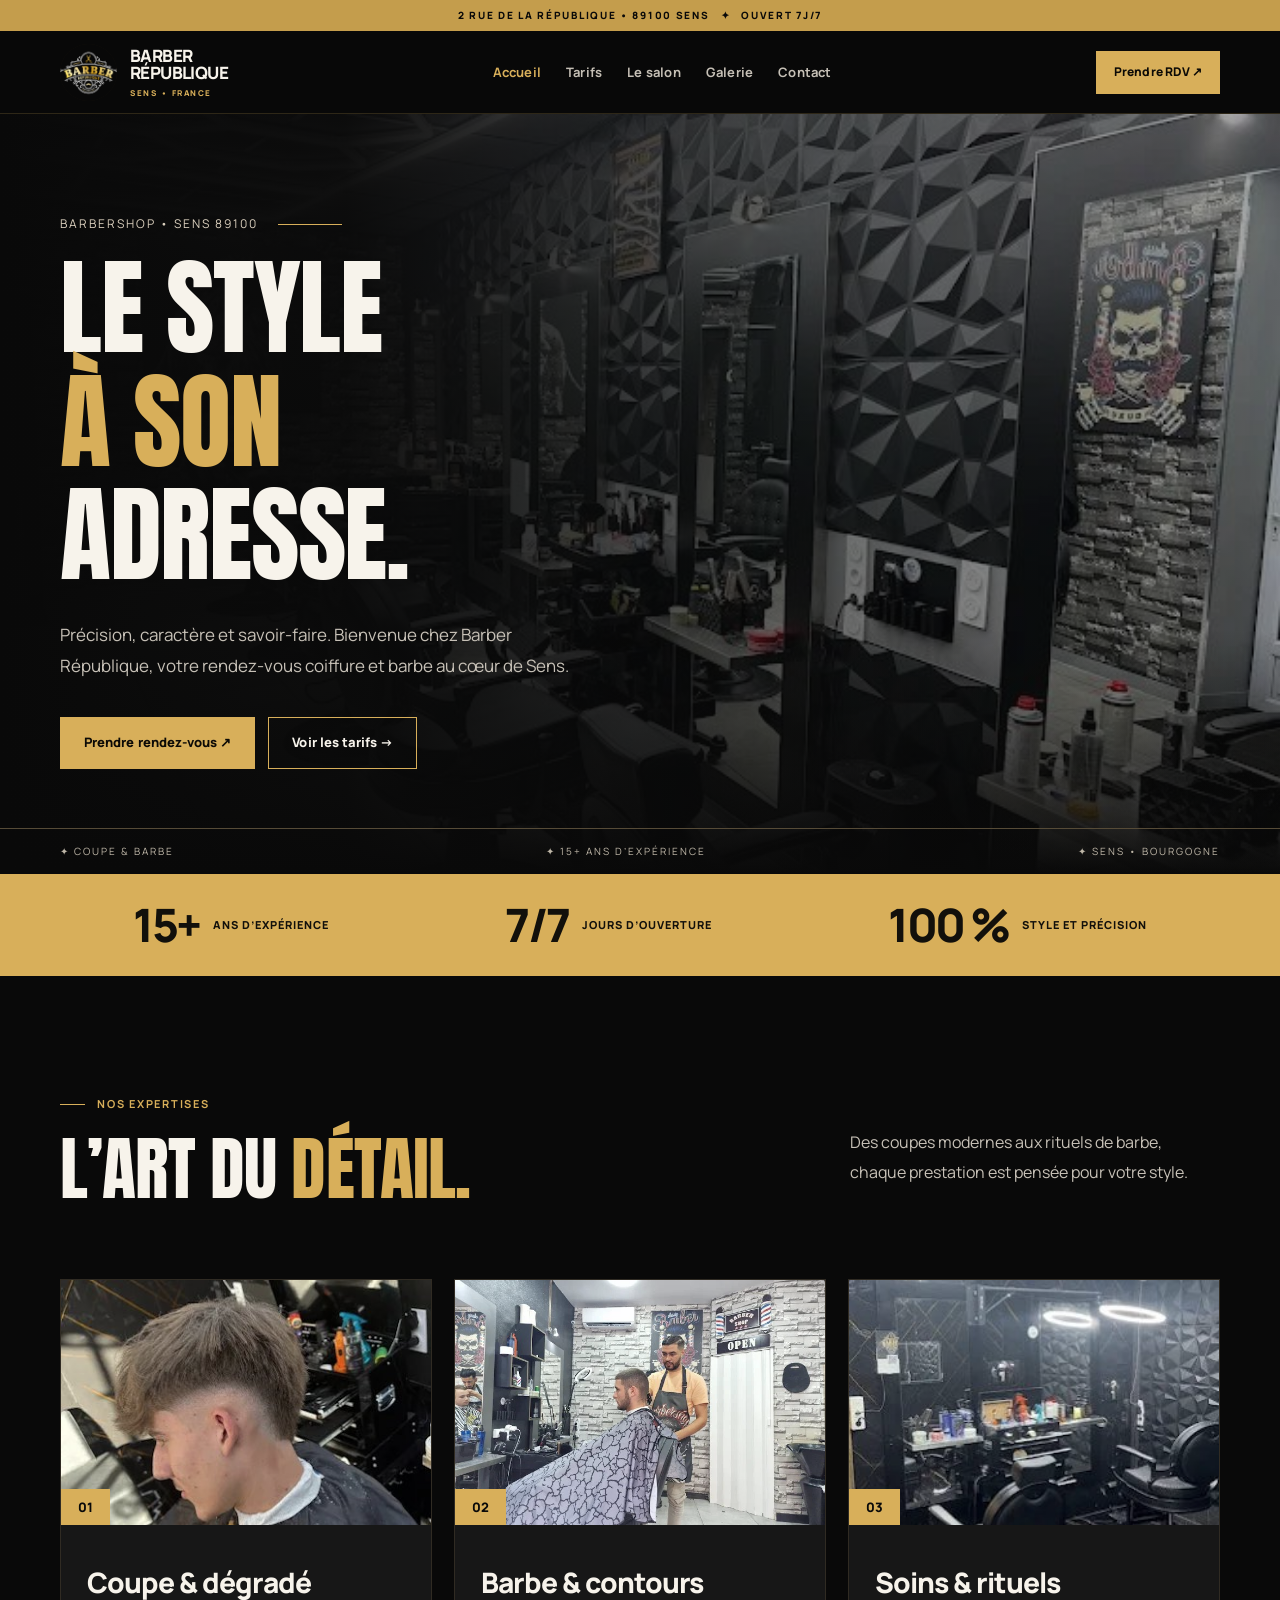
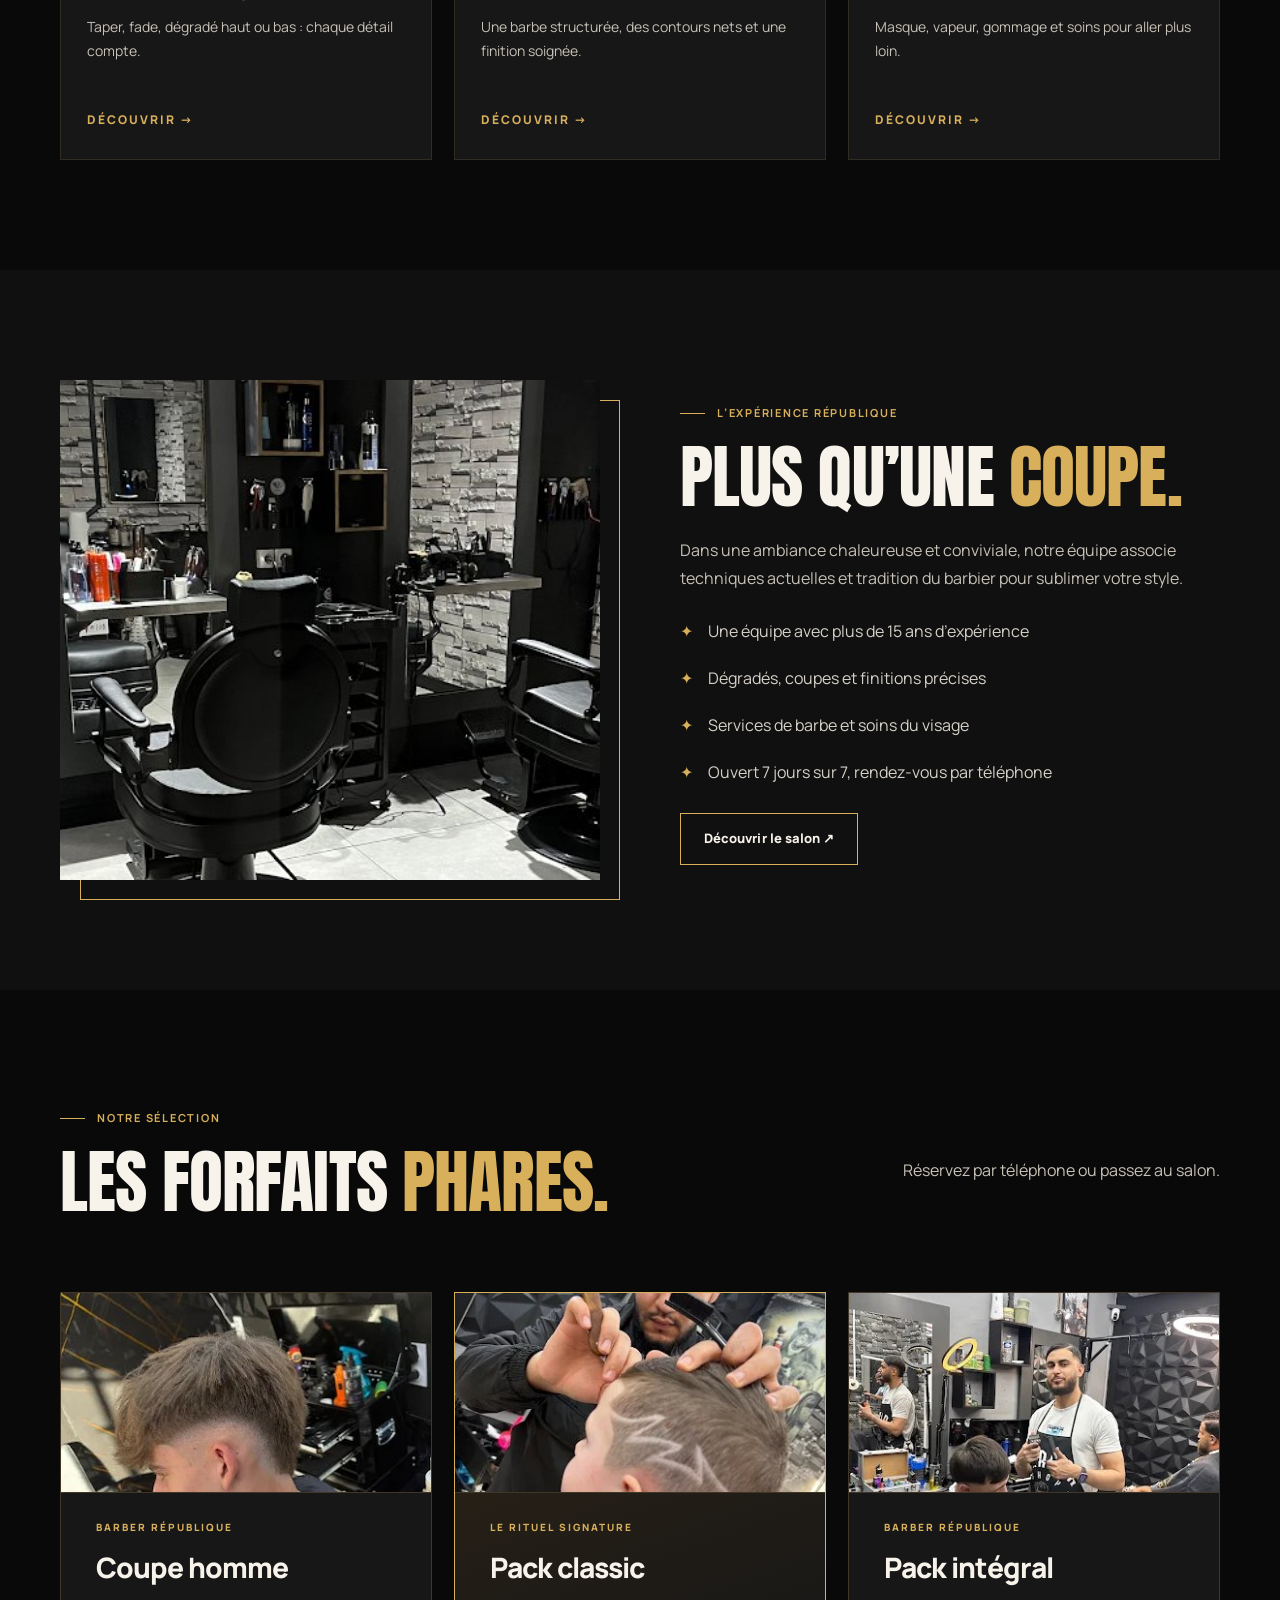
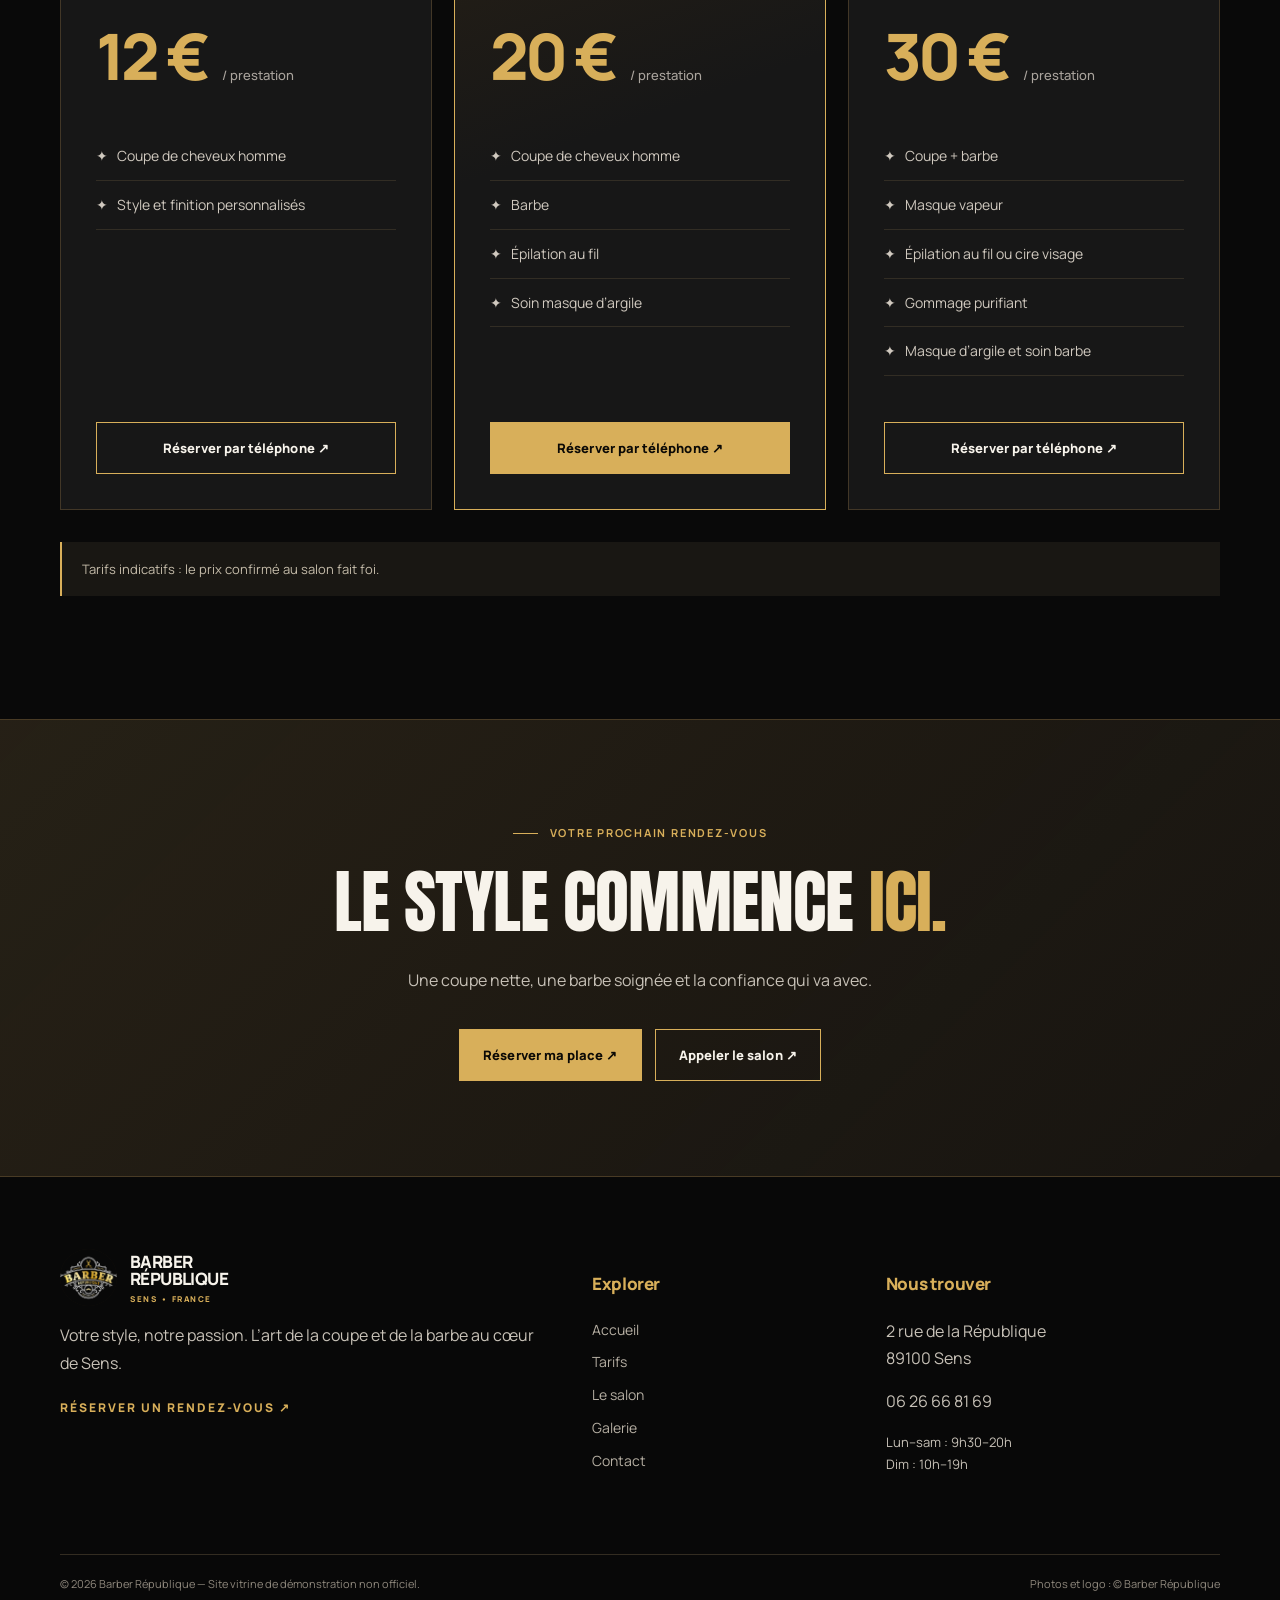
<file: index.html>
<!doctype html><html lang="fr"><head><meta charset="utf-8"><meta name="viewport" content="width=device-width,initial-scale=1"><meta name="format-detection" content="telephone=no"><meta name="theme-color" content="#090909"><meta name="description" content="Barber République à Sens : coupes homme, barbe, soins du visage, ouvert 7j/7 au 2 rue de la République."><title>Accueil | Barber République Sens</title><link rel="icon" href="images/logo.png"><link rel="preconnect" href="https://fonts.googleapis.com"><link rel="stylesheet" href="styles.css"></head><body><div class="topline">2 rue de la République • 89100 Sens<span class="tl-extra"> &nbsp; ✦ &nbsp; Ouvert 7j/7</span></div><header class="header"><div class="container header-inner"><a href="index.html" class="brand" aria-label="Barber République — Accueil"><img src="images/logo.png" alt="Logo Barber République"><span class="brand-text">BARBER<br>RÉPUBLIQUE<small>SENS • FRANCE</small></span></a><nav class="nav" id="nav" aria-label="Navigation principale"><a class="navlink active" href="index.html">Accueil</a><a class="navlink " href="tarifs.html">Tarifs</a><a class="navlink " href="salon.html">Le salon</a><a class="navlink " href="galerie.html">Galerie</a><a class="navlink " href="contact.html">Contact</a></nav><a class="btn header-cta" href="tel:+33626668169">Prendre RDV ↗</a><button class="menu-toggle" aria-label="Ouvrir le menu" aria-controls="nav" aria-expanded="false">☰</button></div></header><main><section class="hero"><img class="hero-bg" src="images/salon-vue-ensemble.jpg" alt="Intérieur du salon Barber République à Sens"><div class="container hero-content"><div class="hero-label">Barbershop • Sens 89100</div><h1>LE STYLE <span class="gold">À SON</span><span>ADRESSE.</span></h1><p>Précision, caractère et savoir-faire. Bienvenue chez Barber République, votre rendez-vous coiffure et barbe au cœur de Sens.</p><div class="hero-actions"><a class="btn" href="tel:+33626668169">Prendre rendez-vous ↗</a><a class="btn outline" href="tarifs.html">Voir les tarifs →</a></div></div><div class="hero-bottom"><div class="container"><span>✦ Coupe & barbe</span><span>✦ 15+ ans d’expérience</span><span>✦ Sens • Bourgogne</span></div></div></section><div class="statbar"><div class="container"><div class="stat"><b>15+</b> ans d’expérience</div><div class="stat"><b>7/7</b> jours d’ouverture</div><div class="stat"><b>100 %</b> style et précision</div></div></div><section class="section"><div class="container"><div class="section-head reveal"><div><span class="eyebrow">Nos expertises</span><h2>L’ART DU <span class="gold">DÉTAIL.</span></h2></div><p>Des coupes modernes aux rituels de barbe, chaque prestation est pensée pour votre style.</p></div><div class="grid3"><article class="service-card reveal"><div class="service-image"><img src="images/coupe-degrade.jpg" alt="Coupe et dégradé chez Barber République" loading="lazy"><span class="service-number">01</span></div><div class="service-body"><h3>Coupe & dégradé</h3><p>Taper, fade, dégradé haut ou bas : chaque détail compte.</p><a class="text-link" href="tarifs.html">Découvrir →</a></div></article><article class="service-card reveal"><div class="service-image"><img src="images/barbier-au-travail.jpg" alt="Barbier au travail chez Barber République" loading="lazy"><span class="service-number">02</span></div><div class="service-body"><h3>Barbe & contours</h3><p>Une barbe structurée, des contours nets et une finition soignée.</p><a class="text-link" href="tarifs.html">Découvrir →</a></div></article><article class="service-card reveal"><div class="service-image"><img src="images/salon-plafond-led.jpg" alt="Postes de coiffure et plafond lumineux du salon" loading="lazy"><span class="service-number">03</span></div><div class="service-body"><h3>Soins & rituels</h3><p>Masque, vapeur, gommage et soins pour aller plus loin.</p><a class="text-link" href="tarifs.html">Découvrir →</a></div></article></div></div></section><section class="section alt"><div class="container split"><div class="split-photo reveal"><img src="images/salon-fauteuils.jpg" alt="Fauteuils et postes de coiffure du salon Barber République" loading="lazy"></div><div class="reveal"><span class="eyebrow">L’expérience République</span><h2>PLUS QU’UNE <span class="gold">COUPE.</span></h2><p>Dans une ambiance chaleureuse et conviviale, notre équipe associe techniques actuelles et tradition du barbier pour sublimer votre style.</p><ul class="checklist"><li>Une équipe avec plus de 15 ans d’expérience</li><li>Dégradés, coupes et finitions précises</li><li>Services de barbe et soins du visage</li><li>Ouvert 7 jours sur 7, rendez-vous par téléphone</li></ul><a href="salon.html" class="btn outline">Découvrir le salon ↗</a></div></div></section><section class="section"><div class="container"><div class="section-head reveal"><div><span class="eyebrow">Notre sélection</span><h2>LES FORFAITS <span class="gold">PHARES.</span></h2></div><p>Réservez par téléphone ou passez au salon.</p></div><div class="grid3 pricing-home"><article class="pricing-card reveal "><div class="pricing-photo"><img src="images/coupe-degrade.jpg" alt="Coupe homme dégradée" loading="lazy"></div><span class="pill">Barber République</span><h3>Coupe homme</h3><div class="price">12 € <small>/ prestation</small></div><ul><li>✦ &nbsp; Coupe de cheveux homme</li><li>✦ &nbsp; Style et finition personnalisés</li></ul><a class="btn outline" href="tel:+33626668169">Réserver par téléphone ↗</a></article><article class="pricing-card reveal featured"><div class="pricing-photo"><img src="images/coupe-motif-rasoir.jpg" alt="Coupe et finitions au rasoir" loading="lazy"></div><span class="pill">Le rituel signature</span><h3>Pack classic</h3><div class="price">20 € <small>/ prestation</small></div><ul><li>✦ &nbsp; Coupe de cheveux homme</li><li>✦ &nbsp; Barbe</li><li>✦ &nbsp; Épilation au fil</li><li>✦ &nbsp; Soin masque d’argile</li></ul><a class="btn " href="tel:+33626668169">Réserver par téléphone ↗</a></article><article class="pricing-card reveal "><div class="pricing-photo"><img src="images/equipe-au-travail.jpg" alt="Soin complet au salon" loading="lazy"></div><span class="pill">Barber République</span><h3>Pack intégral</h3><div class="price">30 € <small>/ prestation</small></div><ul><li>✦ &nbsp; Coupe + barbe</li><li>✦ &nbsp; Masque vapeur</li><li>✦ &nbsp; Épilation au fil ou cire visage</li><li>✦ &nbsp; Gommage purifiant</li><li>✦ &nbsp; Masque d’argile et soin barbe</li></ul><a class="btn outline" href="tel:+33626668169">Réserver par téléphone ↗</a></article></div><p class="note">Tarifs indicatifs : le prix confirmé au salon fait foi.</p></div></section><section class="cta-band"><div class="container reveal"><span class="eyebrow">Votre prochain rendez-vous</span><h2>LE STYLE COMMENCE <span class="gold">ICI.</span></h2><p>Une coupe nette, une barbe soignée et la confiance qui va avec.</p><div class="actions"><a class="btn" href="tel:+33626668169">Réserver ma place ↗</a><a class="btn outline" href="tel:+33626668169">Appeler le salon ↗</a></div></div></section></main><footer class="footer"><div class="container"><div class="footer-grid"><div><a href="index.html" class="brand"><img src="images/logo.png" alt="Logo Barber République"><span class="brand-text">BARBER<br>RÉPUBLIQUE<small>SENS • FRANCE</small></span></a><p>Votre style, notre passion. L’art de la coupe et de la barbe au cœur de Sens.</p><a class="text-link" href="tel:+33626668169">Réserver un rendez-vous ↗</a></div><div><h4>Explorer</h4><ul><li><a href="index.html">Accueil</a></li><li><a href="tarifs.html">Tarifs</a></li><li><a href="salon.html">Le salon</a></li><li><a href="galerie.html">Galerie</a></li><li><a href="contact.html">Contact</a></li></ul></div><div><h4>Nous trouver</h4><p>2 rue de la République<br>89100 Sens</p><p><a href="tel:+33626668169">06 26 66 81 69</a></p><p class="small">Lun–sam : 9h30–20h<br>Dim : 10h–19h</p></div></div><div class="footer-bottom"><span>© 2026 Barber République — Site vitrine de démonstration non officiel.</span><span>Photos et logo : © Barber République</span></div></div></footer><a class="btn floating-book" href="tel:+33626668169">Prendre RDV ↗</a><script src="script.js" defer></script></body></html>
</file>
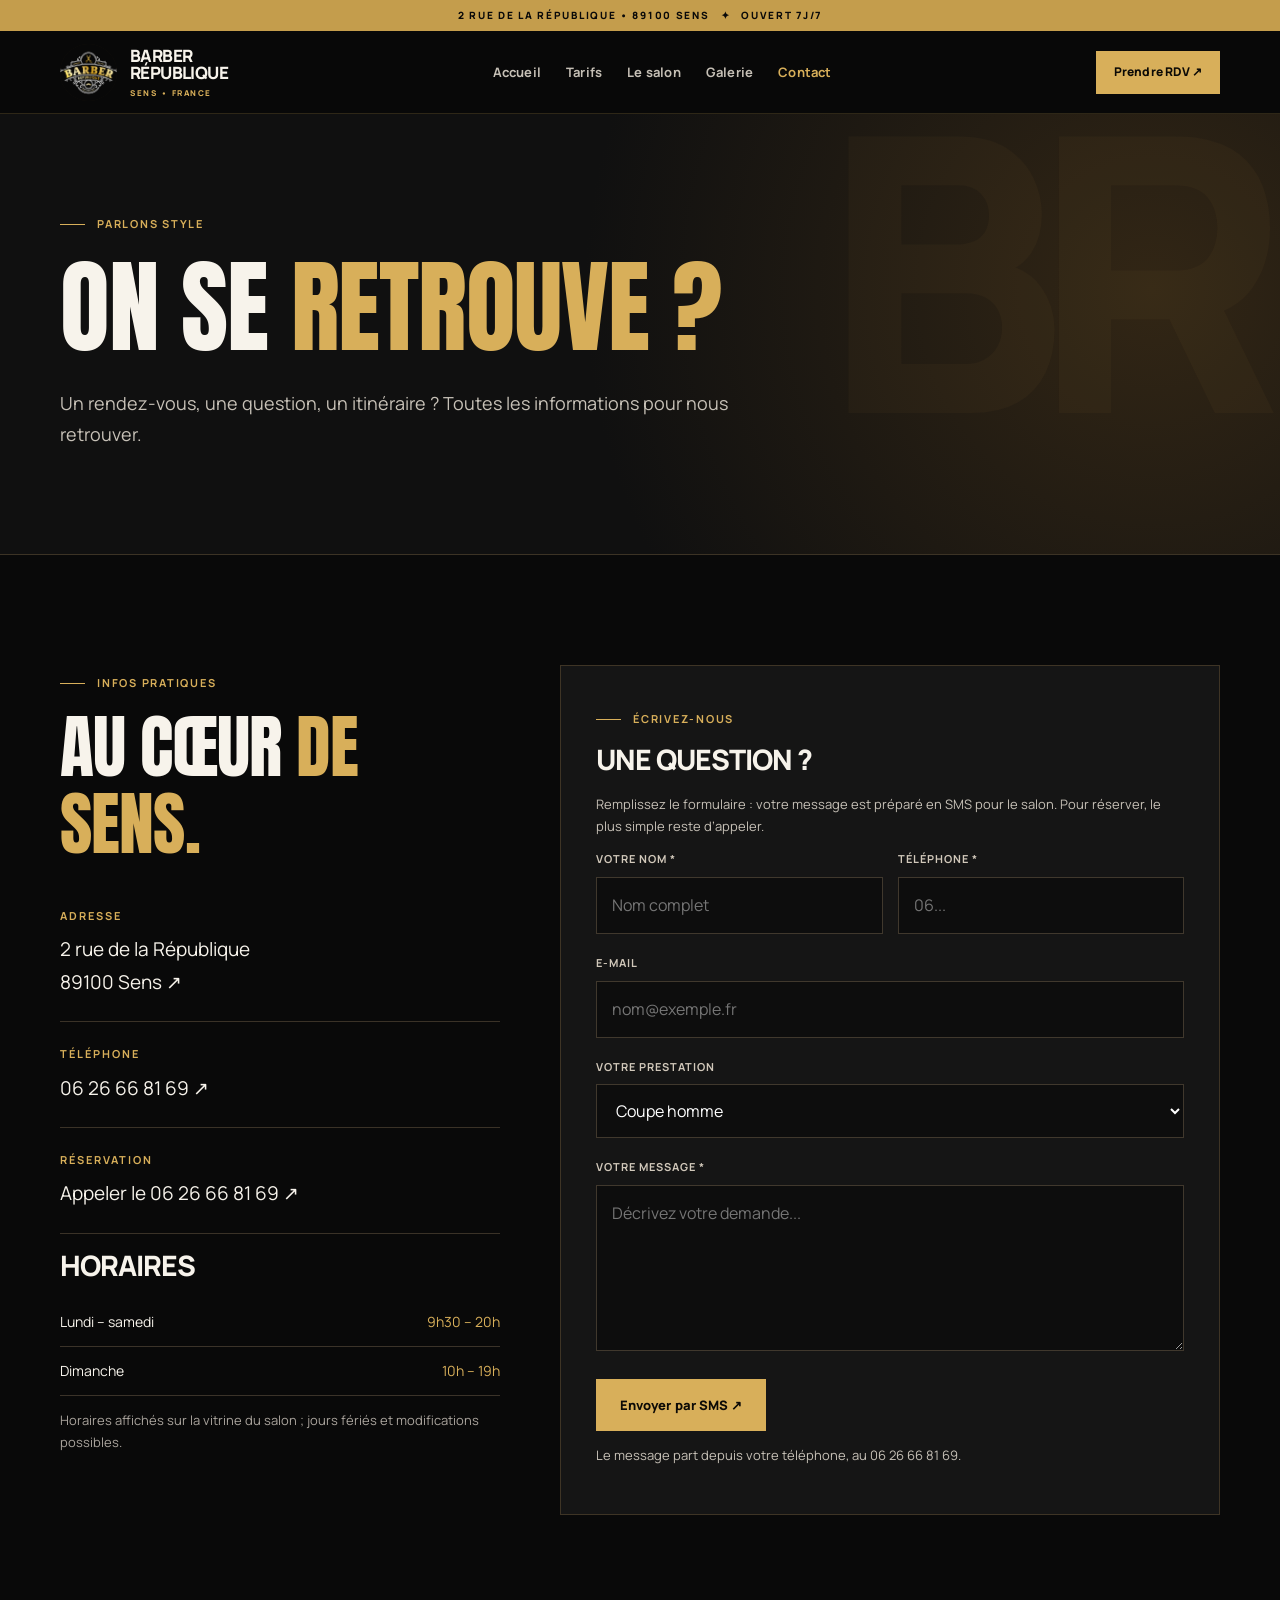
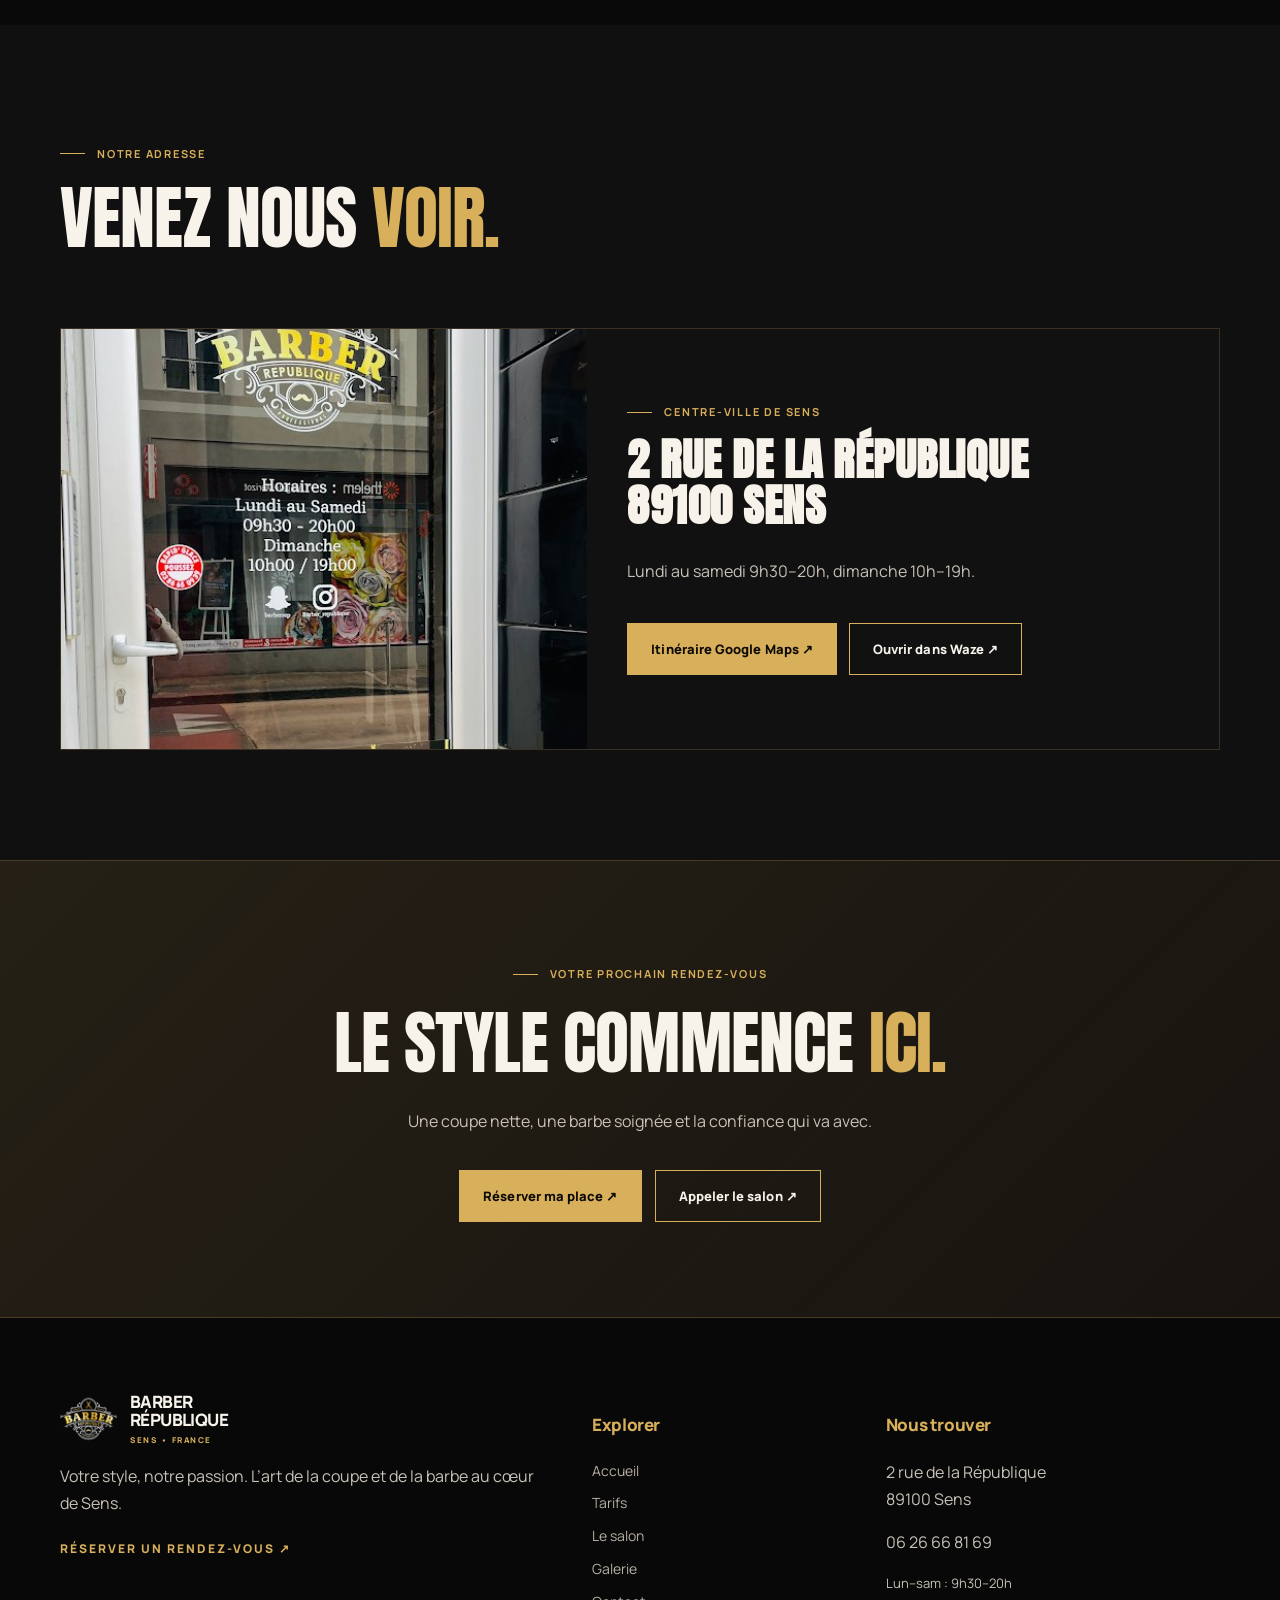
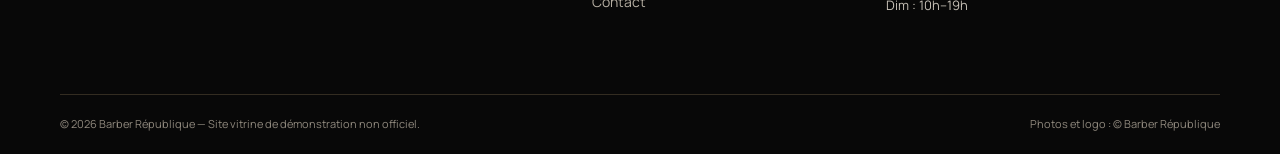
<file: contact.html>
<!doctype html><html lang="fr"><head><meta charset="utf-8"><meta name="viewport" content="width=device-width,initial-scale=1"><meta name="theme-color" content="#090909"><meta name="description" content="Adresse, téléphone, horaires et prise de rendez-vous chez Barber République à Sens."><title>Contact et horaires | Barber République Sens</title><link rel="icon" href="images/logo.png"><link rel="preconnect" href="https://fonts.googleapis.com"><link rel="stylesheet" href="styles.css"></head><body><div class="topline">2 rue de la République • 89100 Sens<span class="tl-extra"> &nbsp; ✦ &nbsp; Ouvert 7j/7</span></div><header class="header"><div class="container header-inner"><a href="index.html" class="brand" aria-label="Barber République — Accueil"><img src="images/logo.png" alt="Logo Barber République"><span class="brand-text">BARBER<br>RÉPUBLIQUE<small>SENS • FRANCE</small></span></a><nav class="nav" id="nav" aria-label="Navigation principale"><a class="navlink " href="index.html">Accueil</a><a class="navlink " href="tarifs.html">Tarifs</a><a class="navlink " href="salon.html">Le salon</a><a class="navlink " href="galerie.html">Galerie</a><a class="navlink active" href="contact.html">Contact</a></nav><a class="btn header-cta" href="tel:+33626668169">Prendre RDV ↗</a><button class="menu-toggle" aria-label="Ouvrir le menu" aria-controls="nav" aria-expanded="false">☰</button></div></header><main><section class="page-hero"><div class="container reveal"><span class="eyebrow">Parlons style</span><h1>ON SE <span class="gold">RETROUVE ?</span></h1><p class="lead">Un rendez-vous, une question, un itinéraire ? Toutes les informations pour nous retrouver.</p></div></section><section class="section"><div class="container contact-grid"><div class="reveal"><span class="eyebrow">Infos pratiques</span><h2>AU CŒUR <span class="gold">DE SENS.</span></h2><div class="contact-block"><strong>Adresse</strong><a href="https://www.google.com/maps/search/?api=1&query=2+Rue+de+la+R%C3%A9publique+89100+Sens" target="_blank" rel="noopener noreferrer">2 rue de la République<br>89100 Sens ↗</a></div><div class="contact-block"><strong>Téléphone</strong><a href="tel:+33626668169">06 26 66 81 69 ↗</a></div><div class="contact-block"><strong>Réservation</strong><a href="tel:+33626668169">Appeler le 06 26 66 81 69 ↗</a></div><h3>HORAIRES</h3><table class="hours"><tr><td>Lundi – samedi</td><td>9h30 – 20h</td></tr><tr><td>Dimanche</td><td>10h – 19h</td></tr></table><p class="small muted">Horaires affichés sur la vitrine du salon ; jours fériés et modifications possibles.</p></div><div class="contact-form reveal"><span class="eyebrow">Écrivez-nous</span><h3>UNE QUESTION ?</h3><p class="small">Remplissez le formulaire : votre message est préparé en SMS pour le salon. Pour réserver, le plus simple reste d’appeler.</p><form><div class="form-row"><div class="field"><label for="nom">Votre nom *</label><input id="nom" name="nom" required autocomplete="name" placeholder="Nom complet"></div><div class="field"><label for="telephone">Téléphone *</label><input id="telephone" name="telephone" required type="tel" autocomplete="tel" placeholder="06..."></div></div><div class="field"><label for="email">E-mail</label><input id="email" name="email" type="email" autocomplete="email" placeholder="nom@exemple.fr"></div><div class="field"><label for="service">Votre prestation</label><select id="service" name="service"><option>Coupe homme</option><option>Barbe</option><option>Pack classic</option><option>Pack intégral</option><option>Autre demande</option></select></div><div class="field"><label for="message">Votre message *</label><textarea id="message" name="message" required rows="5" placeholder="Décrivez votre demande..."></textarea></div><button class="btn" type="submit">Envoyer par SMS ↗</button><p class="small" id="form-note" aria-live="polite">Le message part depuis votre téléphone, au 06 26 66 81 69.</p></form></div></div></section><section class="section alt"><div class="container"><div class="section-head reveal"><div><span class="eyebrow">Notre adresse</span><h2>VENEZ NOUS <span class="gold">VOIR.</span></h2></div><p></p></div><div class="map-card reveal"><img src="images/vitrine-horaires.jpg" alt="La vitrine du salon Barber République, 2 rue de la République à Sens" loading="lazy"><div class="map-card-body"><span class="eyebrow">Centre-ville de Sens</span><h3>2 rue de la République<br>89100 Sens</h3><p>Lundi au samedi 9h30–20h, dimanche 10h–19h.</p><div class="actions"><a class="btn" href="https://www.google.com/maps/dir/?api=1&destination=2%20rue%20de%20la%20R%C3%A9publique%2089100%20Sens" target="_blank" rel="noopener noreferrer">Itinéraire Google Maps ↗</a><a class="btn outline" href="https://waze.com/ul?q=2%20rue%20de%20la%20R%C3%A9publique%2089100%20Sens&navigate=yes" target="_blank" rel="noopener noreferrer">Ouvrir dans Waze ↗</a></div></div></div><style>.map-card{display:grid;grid-template-columns:minmax(0,1fr) minmax(0,1.2fr);border:1px solid #3a3123;background:#111;overflow:hidden}.map-card img{width:100%;height:100%;min-height:320px;max-height:420px;object-fit:cover}.map-card-body{padding:40px;display:flex;flex-direction:column;justify-content:center;gap:14px}.map-card-body h3{font-family:'Anton',Impact,sans-serif;font-size:clamp(28px,4vw,44px);line-height:1.05;text-transform:uppercase;margin:0}.map-card-body .actions{display:flex;flex-wrap:wrap;gap:12px;margin-top:8px}@media(max-width:760px){.map-card{grid-template-columns:1fr}.map-card img{min-height:0;height:260px}.map-card-body{padding:26px 20px}}</style></div></section><section class="cta-band"><div class="container reveal"><span class="eyebrow">Votre prochain rendez-vous</span><h2>LE STYLE COMMENCE <span class="gold">ICI.</span></h2><p>Une coupe nette, une barbe soignée et la confiance qui va avec.</p><div class="actions"><a class="btn" href="tel:+33626668169">Réserver ma place ↗</a><a class="btn outline" href="tel:+33626668169">Appeler le salon ↗</a></div></div></section></main><footer class="footer"><div class="container"><div class="footer-grid"><div><a href="index.html" class="brand"><img src="images/logo.png" alt="Logo Barber République"><span class="brand-text">BARBER<br>RÉPUBLIQUE<small>SENS • FRANCE</small></span></a><p>Votre style, notre passion. L’art de la coupe et de la barbe au cœur de Sens.</p><a class="text-link" href="tel:+33626668169">Réserver un rendez-vous ↗</a></div><div><h4>Explorer</h4><ul><li><a href="index.html">Accueil</a></li><li><a href="tarifs.html">Tarifs</a></li><li><a href="salon.html">Le salon</a></li><li><a href="galerie.html">Galerie</a></li><li><a href="contact.html">Contact</a></li></ul></div><div><h4>Nous trouver</h4><p>2 rue de la République<br>89100 Sens</p><p><a href="tel:+33626668169">06 26 66 81 69</a></p><p class="small">Lun–sam : 9h30–20h<br>Dim : 10h–19h</p></div></div><div class="footer-bottom"><span>© 2026 Barber République — Site vitrine de démonstration non officiel.</span><span>Photos et logo : © Barber République</span></div></div></footer><a class="btn floating-book" href="tel:+33626668169">Prendre RDV ↗</a><script src="script.js" defer></script></body></html>
</file>
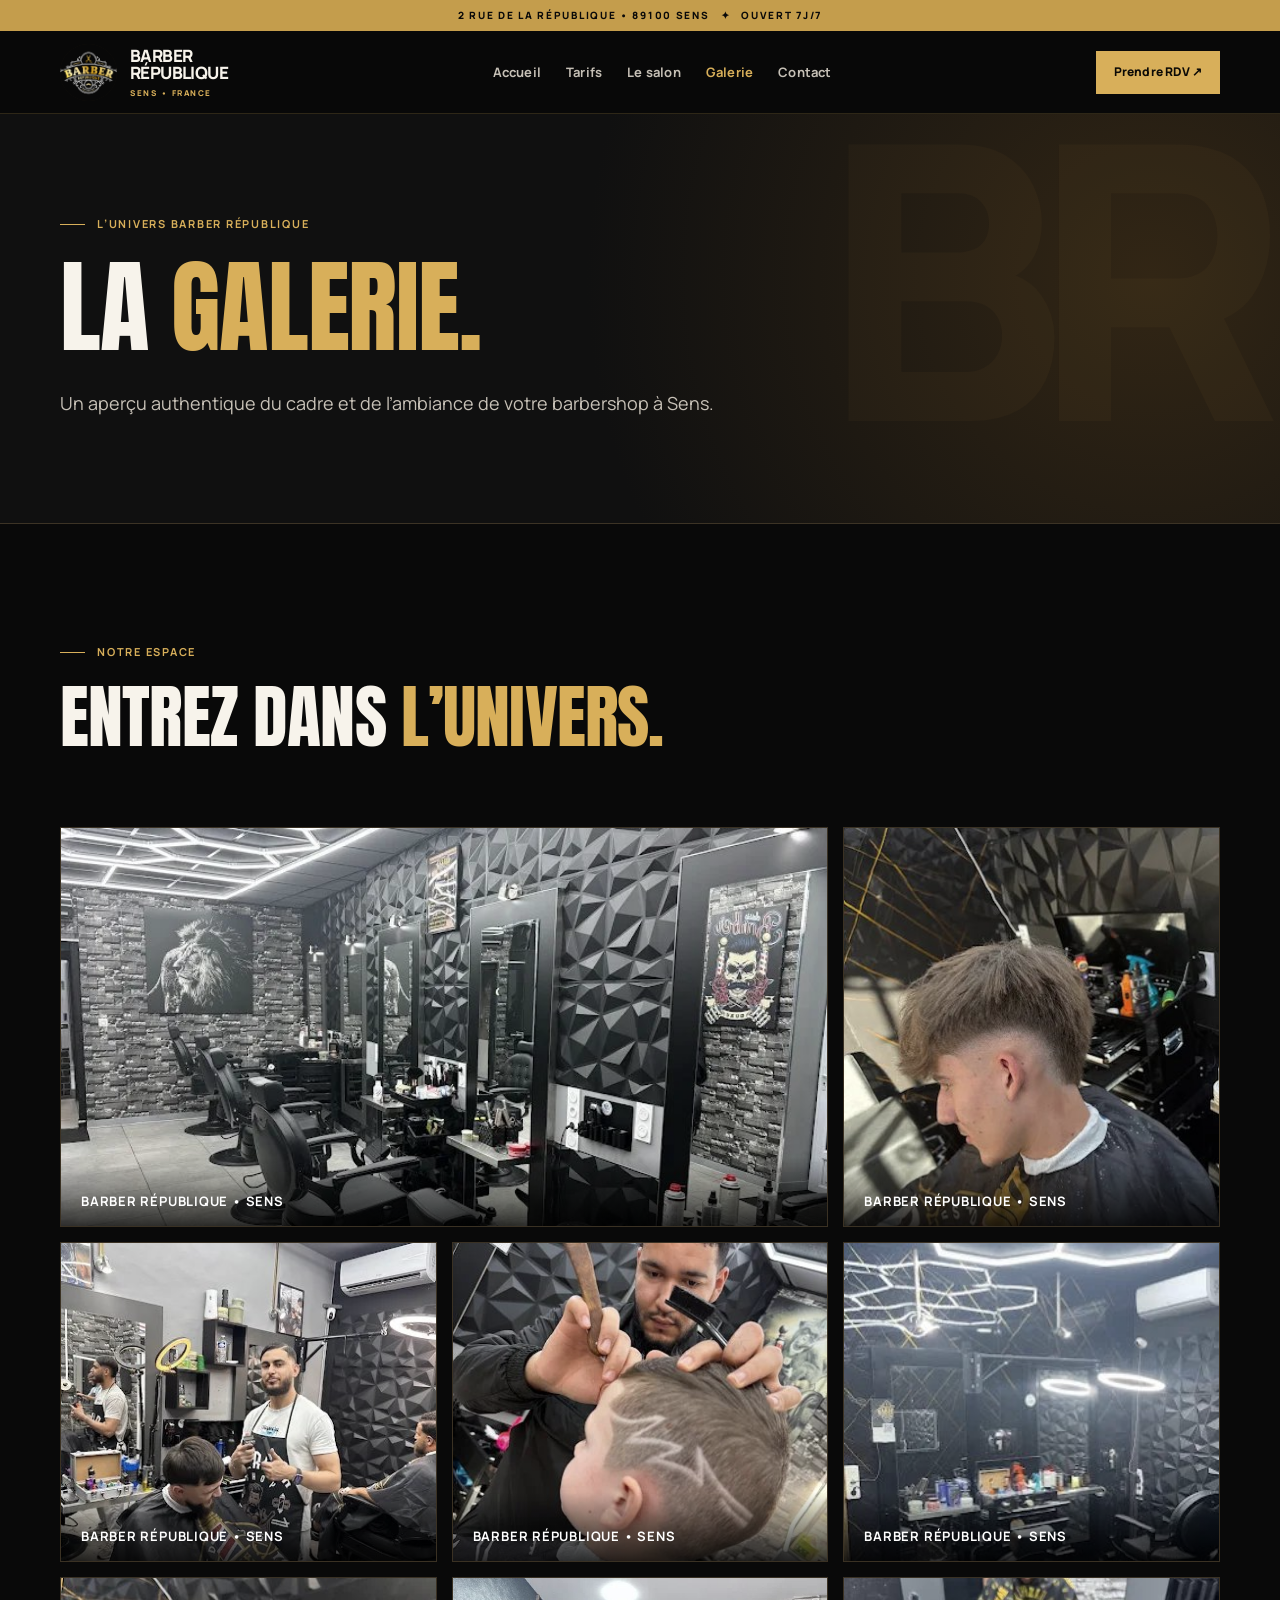
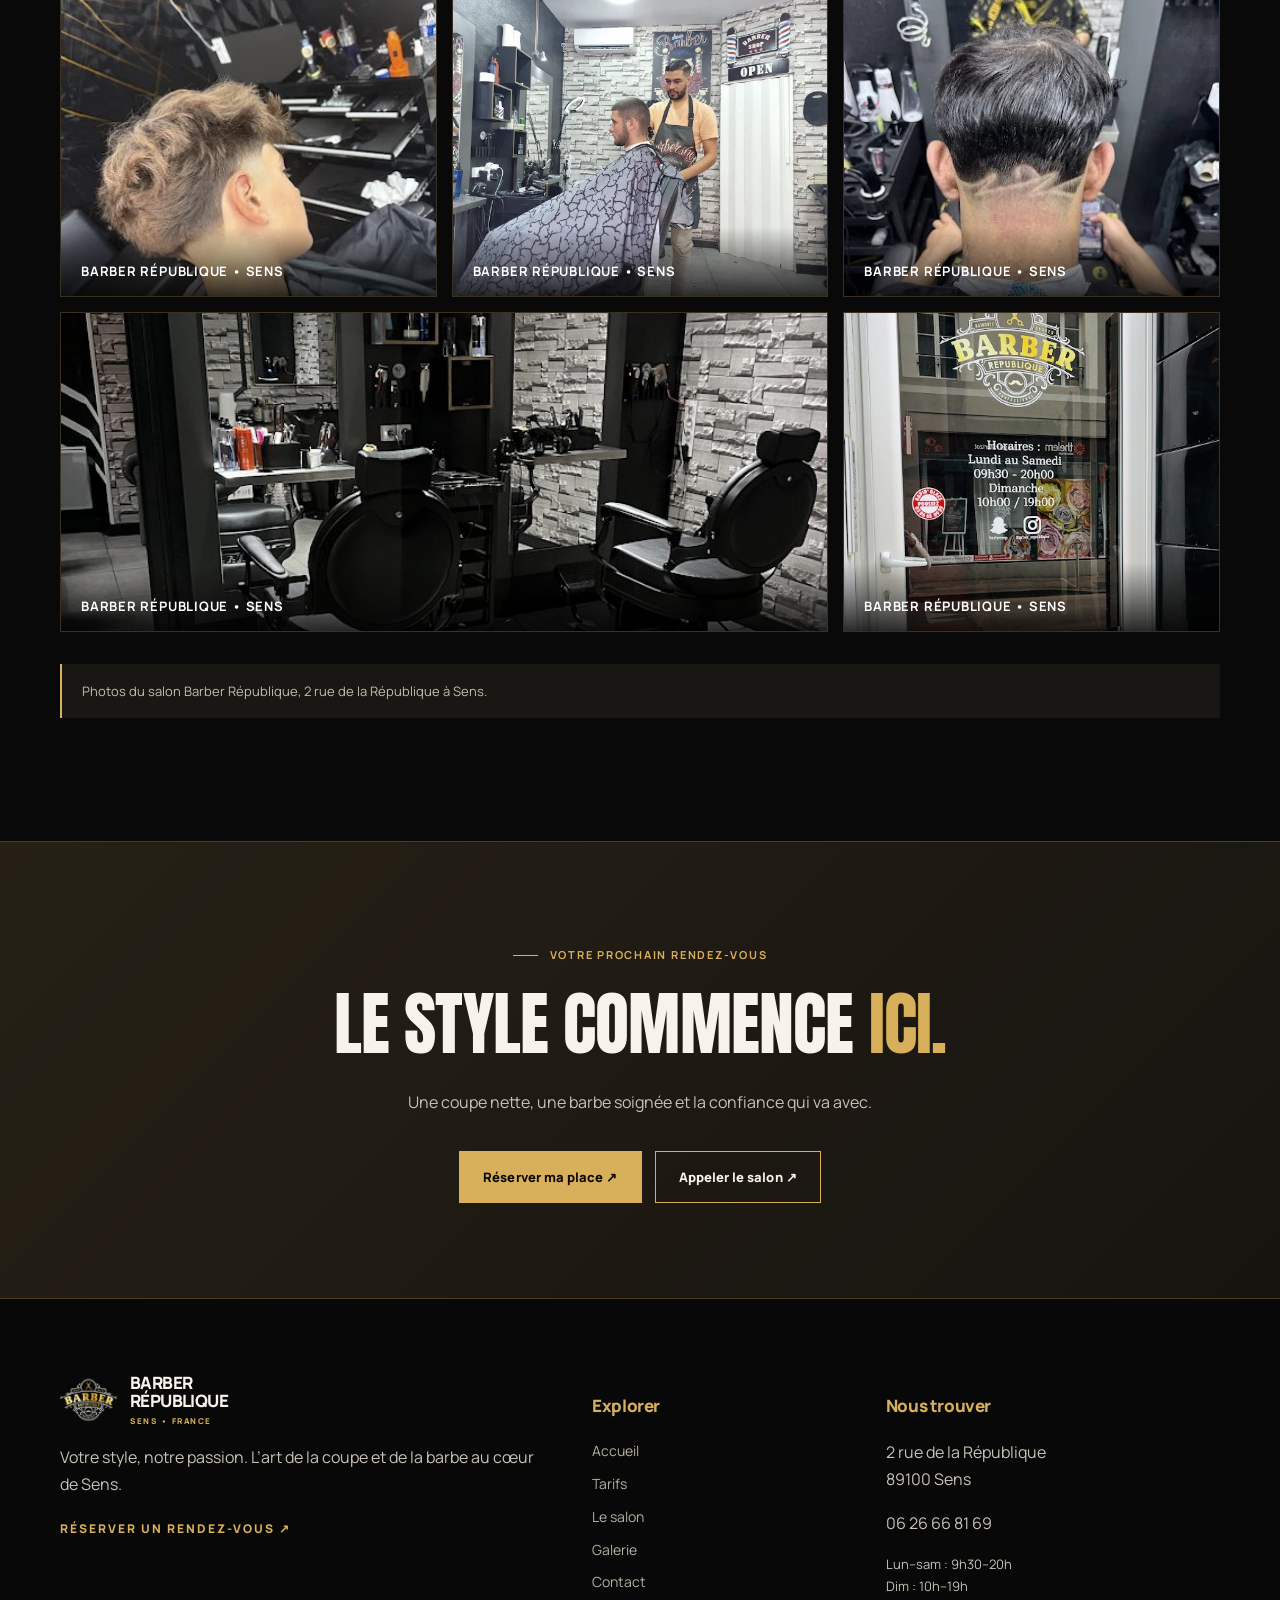
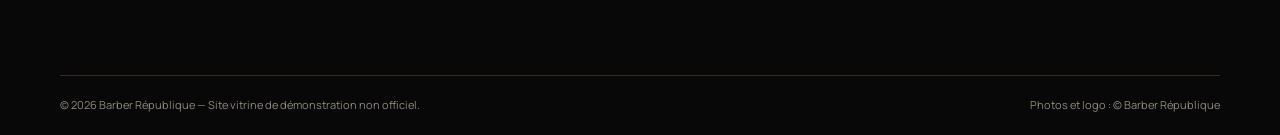
<file: galerie.html>
<!doctype html><html lang="fr"><head><meta charset="utf-8"><meta name="viewport" content="width=device-width,initial-scale=1"><meta name="theme-color" content="#090909"><meta name="description" content="Découvrez les photos du véritable salon Barber République à Sens."><title>Galerie photos | Barber République Sens</title><link rel="icon" href="images/logo.png"><link rel="preconnect" href="https://fonts.googleapis.com"><link rel="stylesheet" href="styles.css"></head><body><div class="topline">2 rue de la République • 89100 Sens<span class="tl-extra"> &nbsp; ✦ &nbsp; Ouvert 7j/7</span></div><header class="header"><div class="container header-inner"><a href="index.html" class="brand" aria-label="Barber République — Accueil"><img src="images/logo.png" alt="Logo Barber République"><span class="brand-text">BARBER<br>RÉPUBLIQUE<small>SENS • FRANCE</small></span></a><nav class="nav" id="nav" aria-label="Navigation principale"><a class="navlink " href="index.html">Accueil</a><a class="navlink " href="tarifs.html">Tarifs</a><a class="navlink " href="salon.html">Le salon</a><a class="navlink active" href="galerie.html">Galerie</a><a class="navlink " href="contact.html">Contact</a></nav><a class="btn header-cta" href="tel:+33626668169">Prendre RDV ↗</a><button class="menu-toggle" aria-label="Ouvrir le menu" aria-controls="nav" aria-expanded="false">☰</button></div></header><main><section class="page-hero"><div class="container reveal"><span class="eyebrow">L’univers Barber République</span><h1>LA <span class="gold">GALERIE.</span></h1><p class="lead">Un aperçu authentique du cadre et de l’ambiance de votre barbershop à Sens.</p></div></section><section class="section"><div class="container"><div class="section-head reveal"><div><span class="eyebrow">Notre espace</span><h2>ENTREZ DANS <span class="gold">L’UNIVERS.</span></h2></div><p></p></div><div class="gallery"><div class="gallery-item reveal"><img src="images/salon-vue-ensemble.jpg" alt="Le salon Barber République à Sens" loading="lazy"></div><div class="gallery-item reveal"><img src="images/coupe-degrade.jpg" alt="Coupe dégradée" loading="lazy"></div><div class="gallery-item reveal"><img src="images/equipe-au-travail.jpg" alt="L’équipe au travail" loading="lazy"></div><div class="gallery-item reveal"><img src="images/coupe-motif-rasoir.jpg" alt="Motif tracé au rasoir" loading="lazy"></div><div class="gallery-item reveal"><img src="images/salon-plafond-led.jpg" alt="Plafond lumineux et postes de coiffure" loading="lazy"></div><div class="gallery-item reveal"><img src="images/coupe-degrade-boucle.jpg" alt="Dégradé sur cheveux bouclés" loading="lazy"></div><div class="gallery-item reveal"><img src="images/barbier-au-travail.jpg" alt="Barbier au travail" loading="lazy"></div><div class="gallery-item reveal"><img src="images/coupe-motif-nuque.jpg" alt="Motif rasé sur la nuque" loading="lazy"></div><div class="gallery-item reveal"><img src="images/salon-fauteuils.jpg" alt="Fauteuils de barbier" loading="lazy"></div><div class="gallery-item reveal"><img src="images/vitrine-horaires.jpg" alt="La vitrine du salon, 2 rue de la République" loading="lazy"></div></div><p class="note">Photos du salon Barber République, 2 rue de la République à Sens.</p></div></section><section class="cta-band"><div class="container reveal"><span class="eyebrow">Votre prochain rendez-vous</span><h2>LE STYLE COMMENCE <span class="gold">ICI.</span></h2><p>Une coupe nette, une barbe soignée et la confiance qui va avec.</p><div class="actions"><a class="btn" href="tel:+33626668169">Réserver ma place ↗</a><a class="btn outline" href="tel:+33626668169">Appeler le salon ↗</a></div></div></section></main><footer class="footer"><div class="container"><div class="footer-grid"><div><a href="index.html" class="brand"><img src="images/logo.png" alt="Logo Barber République"><span class="brand-text">BARBER<br>RÉPUBLIQUE<small>SENS • FRANCE</small></span></a><p>Votre style, notre passion. L’art de la coupe et de la barbe au cœur de Sens.</p><a class="text-link" href="tel:+33626668169">Réserver un rendez-vous ↗</a></div><div><h4>Explorer</h4><ul><li><a href="index.html">Accueil</a></li><li><a href="tarifs.html">Tarifs</a></li><li><a href="salon.html">Le salon</a></li><li><a href="galerie.html">Galerie</a></li><li><a href="contact.html">Contact</a></li></ul></div><div><h4>Nous trouver</h4><p>2 rue de la République<br>89100 Sens</p><p><a href="tel:+33626668169">06 26 66 81 69</a></p><p class="small">Lun–sam : 9h30–20h<br>Dim : 10h–19h</p></div></div><div class="footer-bottom"><span>© 2026 Barber République — Site vitrine de démonstration non officiel.</span><span>Photos et logo : © Barber République</span></div></div></footer><a class="btn floating-book" href="tel:+33626668169">Prendre RDV ↗</a><script src="script.js" defer></script></body></html>
</file>
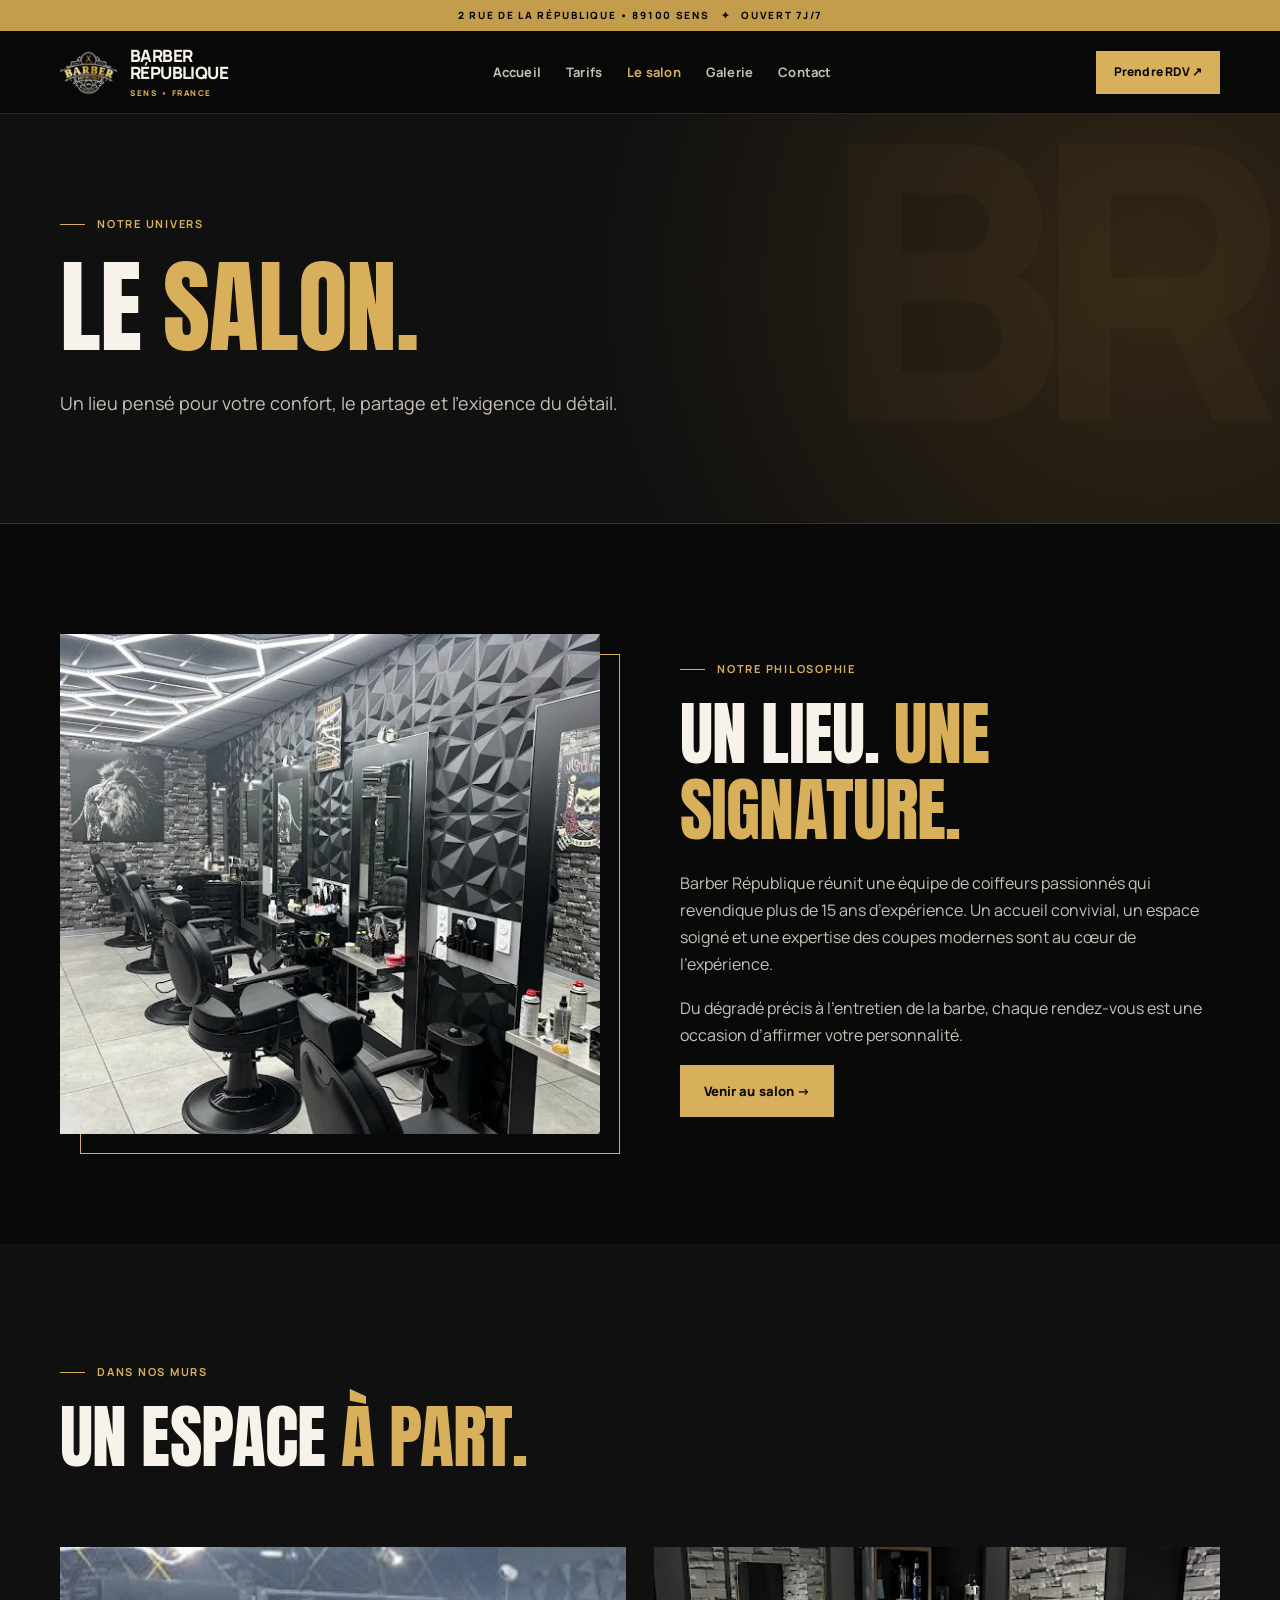
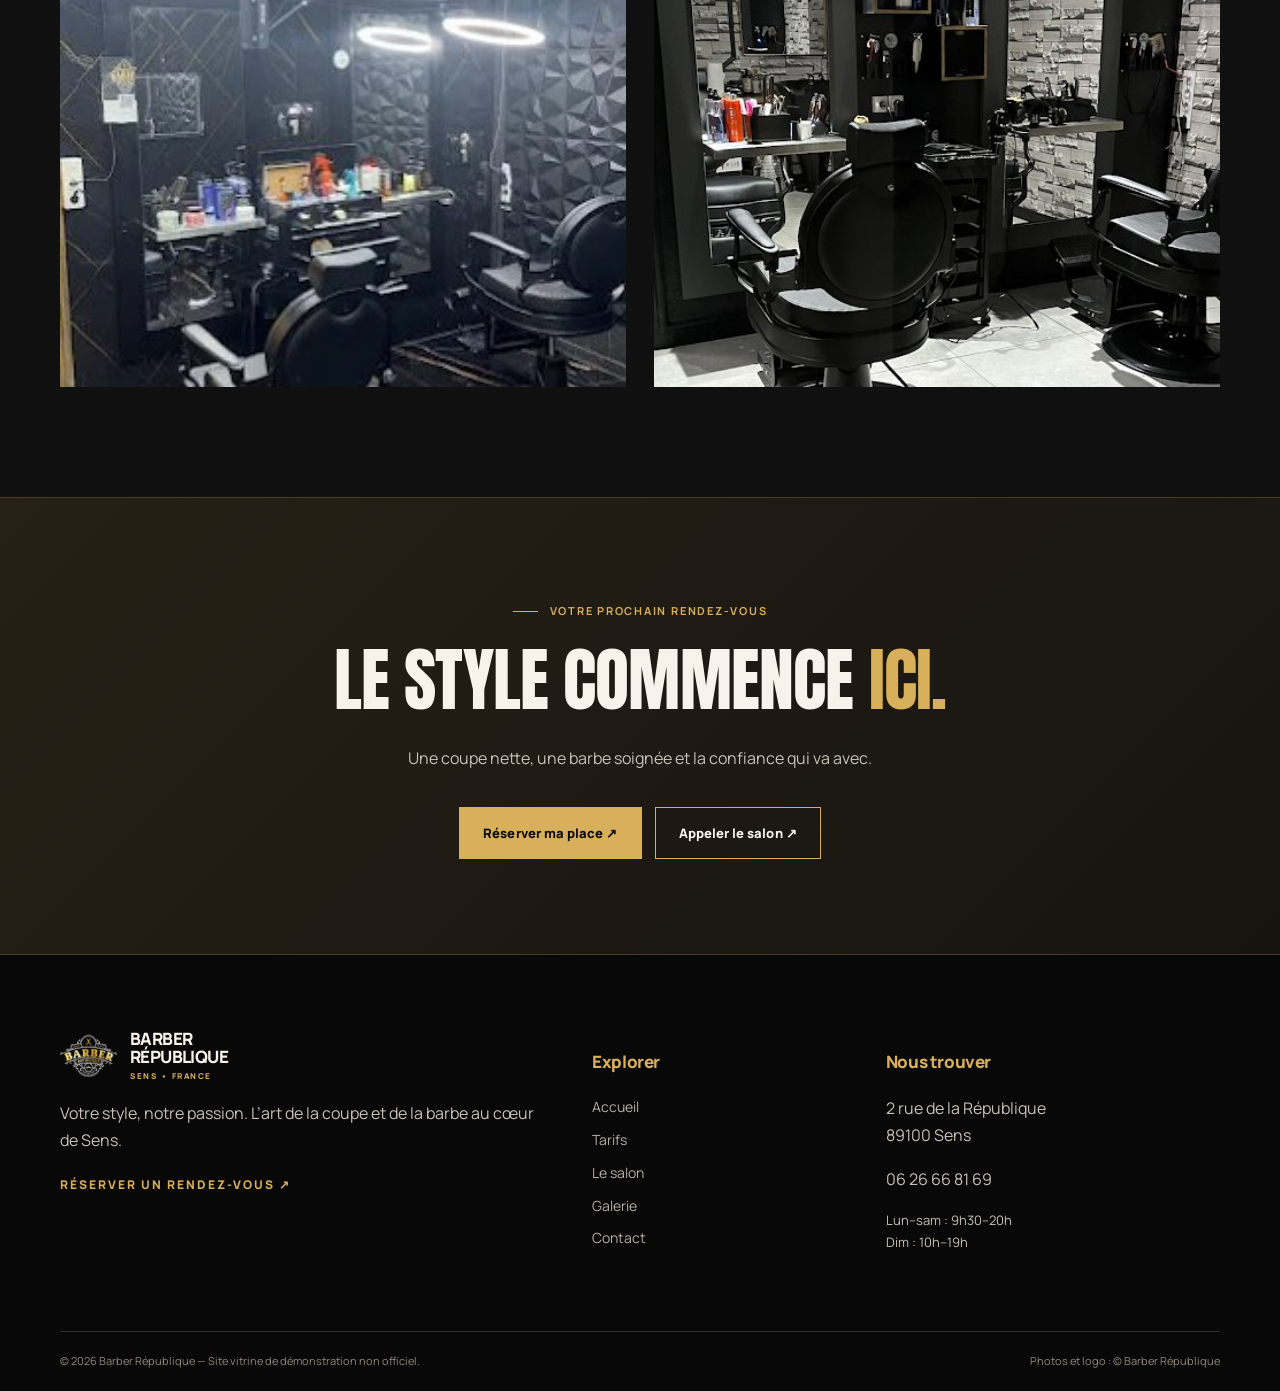
<file: salon.html>
<!doctype html><html lang="fr"><head><meta charset="utf-8"><meta name="viewport" content="width=device-width,initial-scale=1"><meta name="theme-color" content="#090909"><meta name="description" content="Découvrez Barber République, barbershop au 2 rue de la République à Sens. Plus de 15 ans d’expérience."><title>Le salon | Barber République Sens</title><link rel="icon" href="images/logo.png"><link rel="preconnect" href="https://fonts.googleapis.com"><link rel="stylesheet" href="styles.css"></head><body><div class="topline">2 rue de la République • 89100 Sens<span class="tl-extra"> &nbsp; ✦ &nbsp; Ouvert 7j/7</span></div><header class="header"><div class="container header-inner"><a href="index.html" class="brand" aria-label="Barber République — Accueil"><img src="images/logo.png" alt="Logo Barber République"><span class="brand-text">BARBER<br>RÉPUBLIQUE<small>SENS • FRANCE</small></span></a><nav class="nav" id="nav" aria-label="Navigation principale"><a class="navlink " href="index.html">Accueil</a><a class="navlink " href="tarifs.html">Tarifs</a><a class="navlink active" href="salon.html">Le salon</a><a class="navlink " href="galerie.html">Galerie</a><a class="navlink " href="contact.html">Contact</a></nav><a class="btn header-cta" href="tel:+33626668169">Prendre RDV ↗</a><button class="menu-toggle" aria-label="Ouvrir le menu" aria-controls="nav" aria-expanded="false">☰</button></div></header><main><section class="page-hero"><div class="container reveal"><span class="eyebrow">Notre univers</span><h1>LE <span class="gold">SALON.</span></h1><p class="lead">Un lieu pensé pour votre confort, le partage et l’exigence du détail.</p></div></section><section class="section"><div class="container split"><div class="split-photo reveal"><img src="images/salon-vue-ensemble.jpg" alt="Vue intérieure Barber République Sens" loading="lazy"></div><div class="reveal"><span class="eyebrow">Notre philosophie</span><h2>UN LIEU. <span class="gold">UNE SIGNATURE.</span></h2><p>Barber République réunit une équipe de coiffeurs passionnés qui revendique plus de 15 ans d’expérience. Un accueil convivial, un espace soigné et une expertise des coupes modernes sont au cœur de l’expérience.</p><p>Du dégradé précis à l’entretien de la barbe, chaque rendez-vous est une occasion d’affirmer votre personnalité.</p><a class="btn" href="contact.html">Venir au salon →</a></div></div></section><section class="section alt"><div class="container"><div class="section-head reveal"><div><span class="eyebrow">Dans nos murs</span><h2>UN ESPACE <span class="gold">À PART.</span></h2></div><p></p></div><div class="grid2"><img src="images/salon-plafond-led.jpg" alt="Postes de coiffure sous le plafond lumineux" loading="lazy"><img src="images/salon-fauteuils.jpg" alt="Fauteuils de barbier Barber République" loading="lazy"></div></div></section><section class="cta-band"><div class="container reveal"><span class="eyebrow">Votre prochain rendez-vous</span><h2>LE STYLE COMMENCE <span class="gold">ICI.</span></h2><p>Une coupe nette, une barbe soignée et la confiance qui va avec.</p><div class="actions"><a class="btn" href="tel:+33626668169">Réserver ma place ↗</a><a class="btn outline" href="tel:+33626668169">Appeler le salon ↗</a></div></div></section></main><footer class="footer"><div class="container"><div class="footer-grid"><div><a href="index.html" class="brand"><img src="images/logo.png" alt="Logo Barber République"><span class="brand-text">BARBER<br>RÉPUBLIQUE<small>SENS • FRANCE</small></span></a><p>Votre style, notre passion. L’art de la coupe et de la barbe au cœur de Sens.</p><a class="text-link" href="tel:+33626668169">Réserver un rendez-vous ↗</a></div><div><h4>Explorer</h4><ul><li><a href="index.html">Accueil</a></li><li><a href="tarifs.html">Tarifs</a></li><li><a href="salon.html">Le salon</a></li><li><a href="galerie.html">Galerie</a></li><li><a href="contact.html">Contact</a></li></ul></div><div><h4>Nous trouver</h4><p>2 rue de la République<br>89100 Sens</p><p><a href="tel:+33626668169">06 26 66 81 69</a></p><p class="small">Lun–sam : 9h30–20h<br>Dim : 10h–19h</p></div></div><div class="footer-bottom"><span>© 2026 Barber République — Site vitrine de démonstration non officiel.</span><span>Photos et logo : © Barber République</span></div></div></footer><a class="btn floating-book" href="tel:+33626668169">Prendre RDV ↗</a><script src="script.js" defer></script></body></html>
</file>
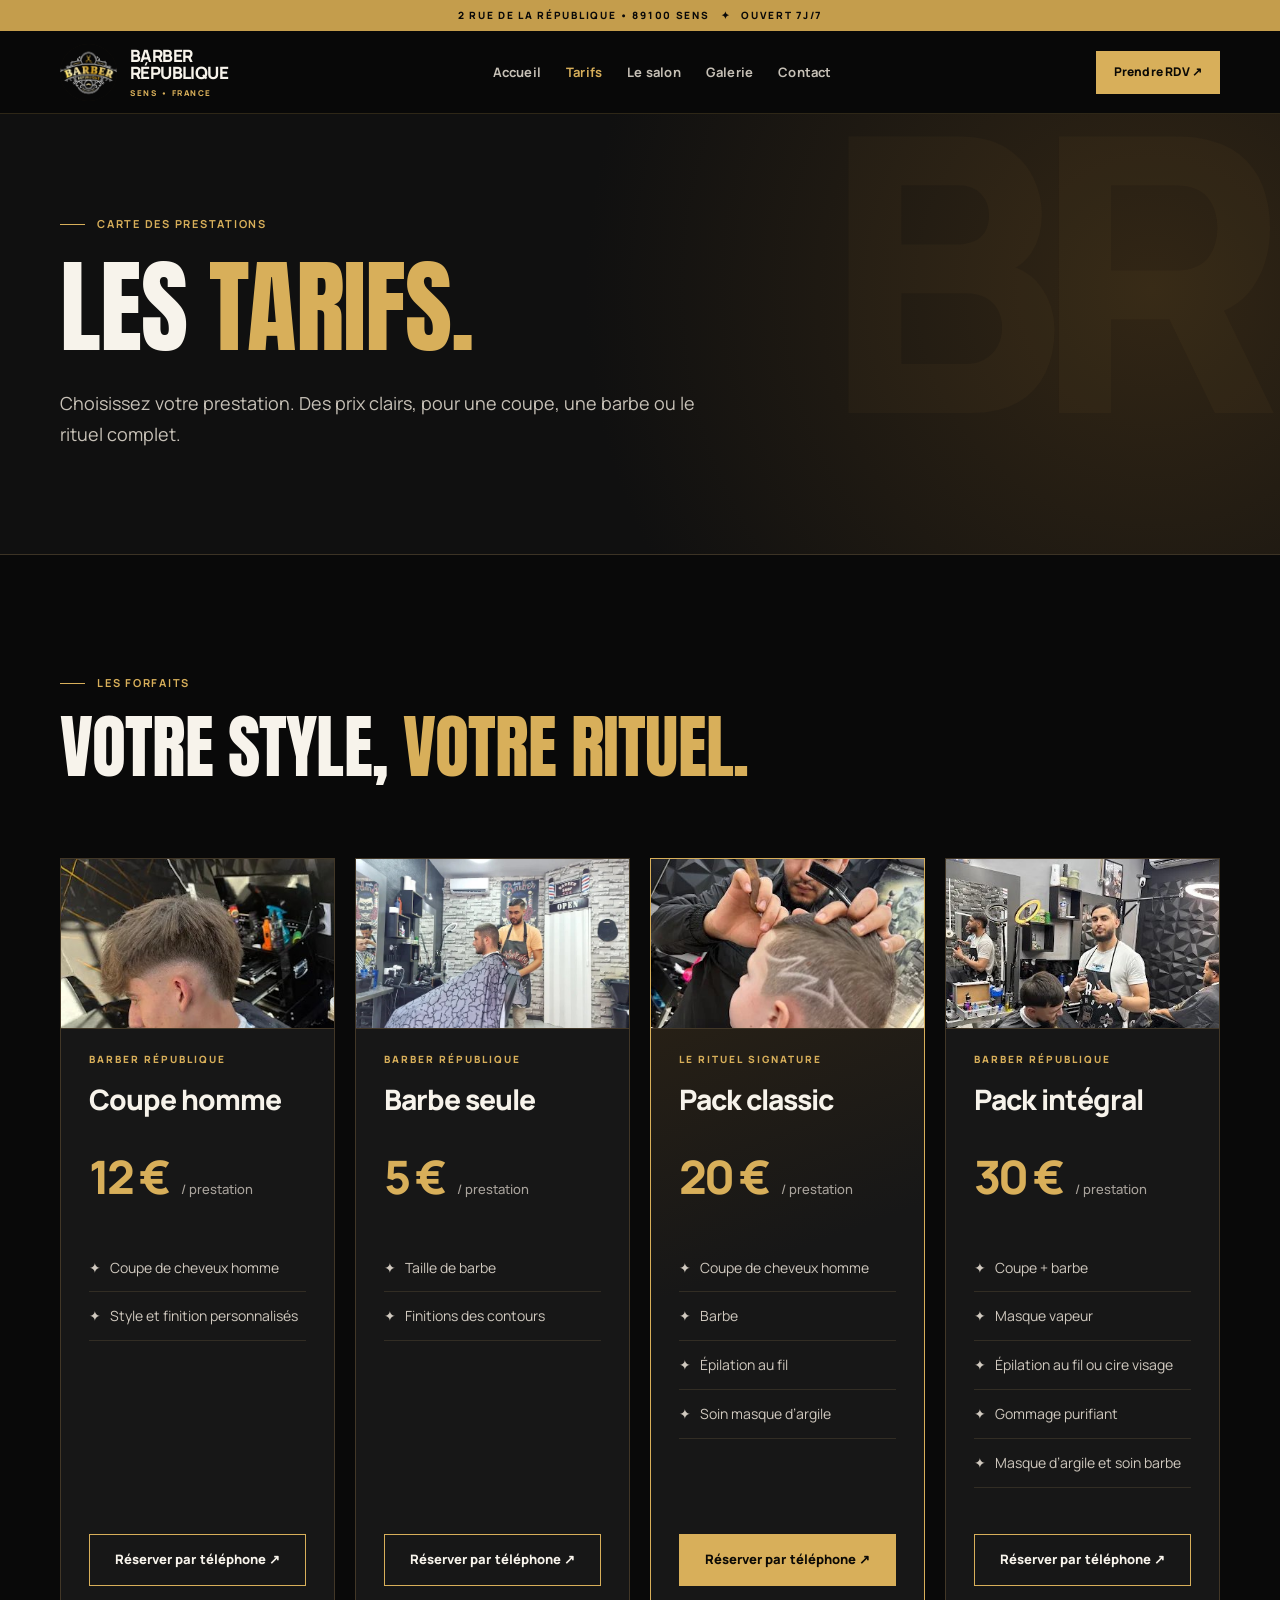
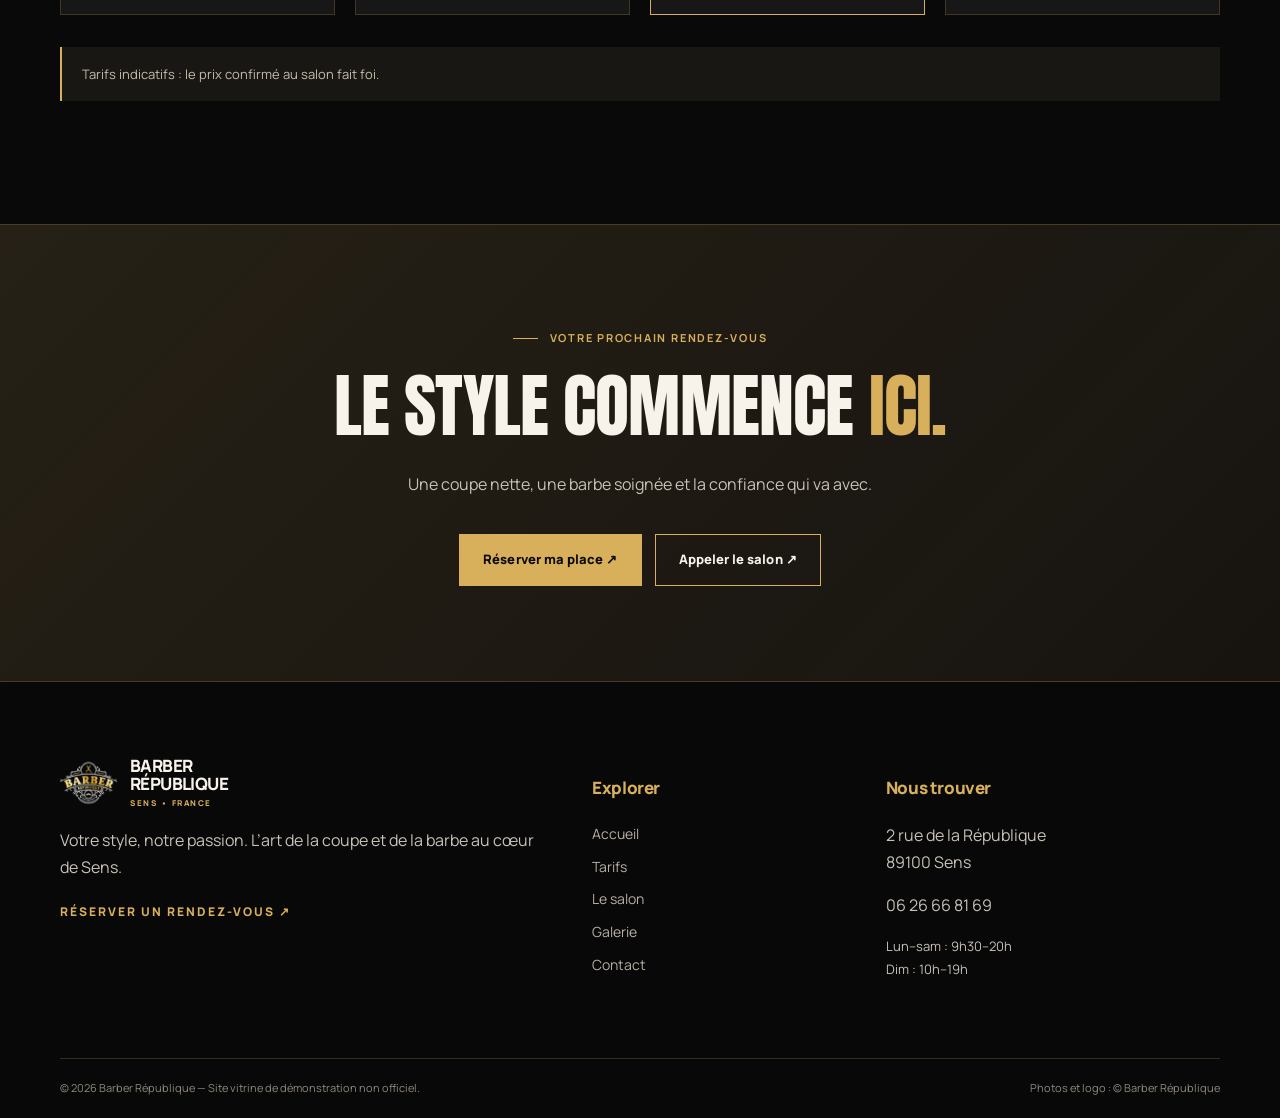
<file: tarifs.html>
<!doctype html><html lang="fr"><head><meta charset="utf-8"><meta name="viewport" content="width=device-width,initial-scale=1"><meta name="theme-color" content="#090909"><meta name="description" content="Tarifs des coupes, barbes et forfaits Barber République à Sens. Rendez-vous par téléphone au 06 26 66 81 69."><title>Tarifs et forfaits | Barber République Sens</title><link rel="icon" href="images/logo.png"><link rel="preconnect" href="https://fonts.googleapis.com"><link rel="stylesheet" href="styles.css"></head><body><div class="topline">2 rue de la République • 89100 Sens<span class="tl-extra"> &nbsp; ✦ &nbsp; Ouvert 7j/7</span></div><header class="header"><div class="container header-inner"><a href="index.html" class="brand" aria-label="Barber République — Accueil"><img src="images/logo.png" alt="Logo Barber République"><span class="brand-text">BARBER<br>RÉPUBLIQUE<small>SENS • FRANCE</small></span></a><nav class="nav" id="nav" aria-label="Navigation principale"><a class="navlink " href="index.html">Accueil</a><a class="navlink active" href="tarifs.html">Tarifs</a><a class="navlink " href="salon.html">Le salon</a><a class="navlink " href="galerie.html">Galerie</a><a class="navlink " href="contact.html">Contact</a></nav><a class="btn header-cta" href="tel:+33626668169">Prendre RDV ↗</a><button class="menu-toggle" aria-label="Ouvrir le menu" aria-controls="nav" aria-expanded="false">☰</button></div></header><main><section class="page-hero"><div class="container reveal"><span class="eyebrow">Carte des prestations</span><h1>LES <span class="gold">TARIFS.</span></h1><p class="lead">Choisissez votre prestation. Des prix clairs, pour une coupe, une barbe ou le rituel complet.</p></div></section><section class="section"><div class="container"><div class="section-head reveal"><div><span class="eyebrow">Les forfaits</span><h2>VOTRE STYLE, <span class="gold">VOTRE RITUEL.</span></h2></div><p></p></div><div class="grid4 pricing-row"><article class="pricing-card reveal "><div class="pricing-photo"><img src="images/coupe-degrade.jpg" alt="Coupe homme dégradée" loading="lazy"></div><span class="pill">Barber République</span><h3>Coupe homme</h3><div class="price">12 € <small>/ prestation</small></div><ul><li>✦ &nbsp; Coupe de cheveux homme</li><li>✦ &nbsp; Style et finition personnalisés</li></ul><a class="btn outline" href="tel:+33626668169">Réserver par téléphone ↗</a></article><article class="pricing-card reveal "><div class="pricing-photo"><img src="images/barbier-au-travail.jpg" alt="Taille de barbe au salon" loading="lazy"></div><span class="pill">Barber République</span><h3>Barbe seule</h3><div class="price">5 € <small>/ prestation</small></div><ul><li>✦ &nbsp; Taille de barbe</li><li>✦ &nbsp; Finitions des contours</li></ul><a class="btn outline" href="tel:+33626668169">Réserver par téléphone ↗</a></article><article class="pricing-card reveal featured"><div class="pricing-photo"><img src="images/coupe-motif-rasoir.jpg" alt="Coupe et finitions au rasoir" loading="lazy"></div><span class="pill">Le rituel signature</span><h3>Pack classic</h3><div class="price">20 € <small>/ prestation</small></div><ul><li>✦ &nbsp; Coupe de cheveux homme</li><li>✦ &nbsp; Barbe</li><li>✦ &nbsp; Épilation au fil</li><li>✦ &nbsp; Soin masque d’argile</li></ul><a class="btn " href="tel:+33626668169">Réserver par téléphone ↗</a></article><article class="pricing-card reveal "><div class="pricing-photo"><img src="images/equipe-au-travail.jpg" alt="Soin complet au salon" loading="lazy"></div><span class="pill">Barber République</span><h3>Pack intégral</h3><div class="price">30 € <small>/ prestation</small></div><ul><li>✦ &nbsp; Coupe + barbe</li><li>✦ &nbsp; Masque vapeur</li><li>✦ &nbsp; Épilation au fil ou cire visage</li><li>✦ &nbsp; Gommage purifiant</li><li>✦ &nbsp; Masque d’argile et soin barbe</li></ul><a class="btn outline" href="tel:+33626668169">Réserver par téléphone ↗</a></article></div><p class="note">Tarifs indicatifs : le prix confirmé au salon fait foi.</p></div></section><section class="cta-band"><div class="container reveal"><span class="eyebrow">Votre prochain rendez-vous</span><h2>LE STYLE COMMENCE <span class="gold">ICI.</span></h2><p>Une coupe nette, une barbe soignée et la confiance qui va avec.</p><div class="actions"><a class="btn" href="tel:+33626668169">Réserver ma place ↗</a><a class="btn outline" href="tel:+33626668169">Appeler le salon ↗</a></div></div></section></main><footer class="footer"><div class="container"><div class="footer-grid"><div><a href="index.html" class="brand"><img src="images/logo.png" alt="Logo Barber République"><span class="brand-text">BARBER<br>RÉPUBLIQUE<small>SENS • FRANCE</small></span></a><p>Votre style, notre passion. L’art de la coupe et de la barbe au cœur de Sens.</p><a class="text-link" href="tel:+33626668169">Réserver un rendez-vous ↗</a></div><div><h4>Explorer</h4><ul><li><a href="index.html">Accueil</a></li><li><a href="tarifs.html">Tarifs</a></li><li><a href="salon.html">Le salon</a></li><li><a href="galerie.html">Galerie</a></li><li><a href="contact.html">Contact</a></li></ul></div><div><h4>Nous trouver</h4><p>2 rue de la République<br>89100 Sens</p><p><a href="tel:+33626668169">06 26 66 81 69</a></p><p class="small">Lun–sam : 9h30–20h<br>Dim : 10h–19h</p></div></div><div class="footer-bottom"><span>© 2026 Barber République — Site vitrine de démonstration non officiel.</span><span>Photos et logo : © Barber République</span></div></div></footer><a class="btn floating-book" href="tel:+33626668169">Prendre RDV ↗</a><script src="script.js" defer></script></body></html>
</file>
<file: styles.css>
@import url('https://fonts.googleapis.com/css2?family=Anton&family=Manrope:wght@400;500;600;700;800&display=swap');
:root{--bg:#090909;--layer:#151515;--panel:#1b1b1b;--gold:#d8af5a;--bright:#f3d18c;--muted:#aaa49d;--white:#f7f3eb;--line:#383125;--wrap:1160px}*{box-sizing:border-box}html{scroll-behavior:smooth}body{margin:0;background:var(--bg);color:var(--white);font-family:'Manrope',Arial,sans-serif;line-height:1.65}::selection{background:var(--gold);color:#111}a{color:inherit;text-decoration:none}img{max-width:100%;display:block}button,input,select,textarea{font:inherit}button{cursor:pointer}.container{width:min(var(--wrap),calc(100% - 44px));margin:auto}.eyebrow{display:inline-flex;align-items:center;gap:12px;text-transform:uppercase;letter-spacing:3px;font-size:11px;font-weight:700;color:var(--gold)}.eyebrow:before{content:'';height:1px;width:25px;background:var(--gold)}h1,h2,h3,.display,.navlink,.btn,.price{font-family:'Anton',Impact,sans-serif;text-transform:uppercase;line-height:.98;letter-spacing:.3px}h1{font-size:clamp(67px,10vw,142px);margin:22px 0}h2{font-size:clamp(48px,6.4vw,83px);margin:14px 0 20px}h3{font-size:32px;margin:15px 0}p{color:#c7c1b7}.gold{color:var(--gold)}.muted{color:var(--muted)}.topline{background:#c49d4c;color:#090909;text-align:center;padding:7px 12px;letter-spacing:1.7px;font-size:10px;font-weight:800;text-transform:uppercase}.header{position:sticky;top:0;z-index:99;background:rgba(9,9,9,.93);border-bottom:1px solid rgba(216,175,90,.18);backdrop-filter:blur(18px)}.header-inner{min-height:82px;display:flex;align-items:center;gap:35px;justify-content:space-between}.brand{display:flex;align-items:center;gap:13px;flex-shrink:0}.brand img{width:57px;height:57px;object-fit:contain;border-radius:50%;background:#17130a}.brand-text{font-family:'Anton',sans-serif;font-size:24px;line-height:.84;font-weight:900;letter-spacing:1.5px}.brand-text small{font-family:'Manrope',sans-serif;display:block;font-size:8px;color:var(--gold);letter-spacing:4.3px;margin-top:10px}.nav{display:flex;gap:25px;align-items:center}.navlink{font-size:16px;letter-spacing:1px;color:#c6c0b6;transition:.25s}.navlink:hover,.navlink.active{color:var(--gold)}.btn{display:inline-flex;align-items:center;justify-content:center;gap:11px;min-height:52px;padding:15px 23px;border:1px solid var(--gold);background:var(--gold);color:#0c0a06;font-weight:800;font-size:18px;letter-spacing:1.2px;transition:transform .25s,background .25s,border-color .25s;white-space:nowrap}.btn:hover{transform:translateY(-4px);background:var(--bright);border-color:var(--bright)}.btn.outline{background:transparent;color:var(--white)}.btn.outline:hover{background:var(--gold);color:#111}.header-cta{font-size:16px;min-height:43px;padding:12px 17px}.menu-toggle{display:none;background:none;color:var(--gold);border:1px solid var(--line);padding:9px 14px;font-size:24px}.hero{min-height:690px;position:relative;display:flex;align-items:center;overflow:hidden;background:#111}.hero:before{content:'';position:absolute;inset:0;background:linear-gradient(90deg,#090909 0%,rgba(9,9,9,.97) 27%,rgba(9,9,9,.48) 70%,rgba(9,9,9,.26)),linear-gradient(0deg,#090909,transparent 32%);z-index:1}.hero-bg{position:absolute;inset:0;width:100%;height:100%;object-fit:cover;opacity:.88;animation:heroZoom 16s ease-in-out infinite alternate}@keyframes heroZoom{from{transform:scale(1)}to{transform:scale(1.075)}}.hero-content{position:relative;z-index:2;padding:90px 0 95px}.hero h1{max-width:900px}.hero h1 span{display:block}.hero p{font-size:17px;max-width:485px}.hero-actions,.actions{display:flex;flex-wrap:wrap;gap:13px;margin-top:35px}.hero-label{display:flex;gap:20px;align-items:center;color:#dbd0be;font-size:12px;letter-spacing:2px;text-transform:uppercase}.hero-label:after{content:'';height:1px;width:64px;background:var(--gold)}.hero-bottom{position:absolute;left:0;right:0;bottom:0;z-index:2;border-top:1px solid #564b37}.hero-bottom .container{display:flex;justify-content:space-between;padding:14px 0;text-transform:uppercase;font-size:10px;letter-spacing:2px;color:#bfb7a8}.section{padding:110px 0}.section.alt{background:#101010}.section-head{display:flex;justify-content:space-between;align-items:end;gap:35px;margin-bottom:42px}.section-head p{max-width:370px}.grid3{display:grid;grid-template-columns:repeat(3,minmax(0,1fr));gap:22px}.grid2{display:grid;grid-template-columns:repeat(2,minmax(0,1fr));gap:28px}.service-card{background:#171717;border:1px solid #302b23;overflow:hidden;transition:transform .3s,border .3s}.service-card:hover{transform:translateY(-8px);border-color:var(--gold)}.service-image{height:245px;position:relative;overflow:hidden}.service-image img,.gallery-item img{width:100%;height:100%;object-fit:cover;filter:grayscale(20%);transition:transform .6s,filter .5s}.service-card:hover img,.gallery-item:hover img{transform:scale(1.07);filter:grayscale(0)}.service-number{position:absolute;bottom:0;left:0;background:var(--gold);font:800 18px 'Anton';color:#090909;padding:9px 17px}.service-body{padding:26px}.service-body p{min-height:76px;font-size:14px}.text-link{font-size:12px;font-weight:800;letter-spacing:2px;color:var(--gold);text-transform:uppercase}.statbar{background:var(--gold);color:#12100b;padding:26px 0}.statbar .container{display:flex;align-items:center;justify-content:space-around;gap:30px;flex-wrap:wrap}.stat{display:flex;align-items:center;gap:13px;text-transform:uppercase;font-size:11px;font-weight:800;letter-spacing:1px}.stat b{font:900 46px 'Anton'}.split{display:grid;grid-template-columns:1fr 1fr;align-items:center;gap:80px}.split-photo{min-height:490px;position:relative}.split-photo img{height:500px;width:100%;object-fit:cover}.split-photo:after{content:'';position:absolute;inset:20px -20px -20px 20px;border:1px solid var(--gold);z-index:-1}.checklist{padding:0;list-style:none}.checklist li{padding:10px 0;color:#d5d0c8}.checklist li:before{content:'✦';color:var(--gold);margin-right:15px}.cta-band{padding:95px 0;text-align:center;background:linear-gradient(135deg,rgba(216,175,90,.08),transparent),#171410;border-top:1px solid #493b25;border-bottom:1px solid #493b25}.cta-band h2{max-width:840px;margin:12px auto 20px}.cta-band .actions{justify-content:center}.page-hero{background:radial-gradient(circle at 90% 40%,#322615,#101010 48%);border-bottom:1px solid #3c3325;padding:92px 0 86px;position:relative;overflow:hidden}.page-hero:after{content:'BR';position:absolute;right:2%;top:-25%;font:900 440px 'Anton';color:rgba(216,175,90,.035);pointer-events:none}.page-hero h1{font-size:clamp(72px,11vw,135px);margin:15px 0}.page-hero p{max-width:680px}.pricing-card{border:1px solid #423727;background:#171717;padding:35px;display:flex;flex-direction:column;transition:transform .3s}.pricing-card:hover{transform:translateY(-7px)}.pricing-card.featured{border-color:var(--gold);background:linear-gradient(160deg,#302515,#171717 52%)}.pricing-card .pill{color:var(--gold);font-size:10px;letter-spacing:2px;font-weight:800;text-transform:uppercase}.pricing-card .price{font-size:82px;color:var(--gold);margin:12px 0 20px}.pricing-card .price small{font:500 13px 'Manrope';color:var(--muted);text-transform:none}.pricing-card ul{padding:0;list-style:none;flex:1}.pricing-card li{padding:12px 0;border-bottom:1px solid #322d24;font-size:14px;color:#d0c9bf}.pricing-card .btn{margin-top:30px}.note{padding:16px 20px;border-left:2px solid var(--gold);background:#191713;font-size:13px;color:#c5bcaa;margin-top:32px}.gallery{display:grid;grid-template-columns:repeat(3,1fr);gap:15px}.gallery-item{height:320px;overflow:hidden;border:1px solid #3a3123;position:relative}.gallery-item:first-child{grid-column:span 2;height:400px}.gallery-item:nth-child(2){height:400px}.gallery-item:after{content:'BARBER RÉPUBLIQUE • SENS';position:absolute;bottom:0;left:0;right:0;padding:35px 20px 16px;color:#fff;background:linear-gradient(transparent,#000c);font:700 18px 'Anton';letter-spacing:2px}.contact-grid{display:grid;grid-template-columns:.8fr 1.2fr;gap:60px}.contact-block{border-bottom:1px solid #3a3227;padding:23px 0}.contact-block strong{display:block;text-transform:uppercase;font-size:11px;color:var(--gold);letter-spacing:2px;margin-bottom:8px}.contact-block a{font-size:19px}.contact-form{border:1px solid #3e3425;background:#151515;padding:35px}.contact-form label{display:block;margin-bottom:8px;color:#d1c8ba;text-transform:uppercase;font-size:11px;letter-spacing:1px;font-weight:700}.field{margin-bottom:20px}.field input,.field textarea,.field select{width:100%;padding:14px 15px;background:#0d0d0d;color:#fff;border:1px solid #40382d;border-radius:0;outline:none}.field input:focus,.field textarea:focus,.field select:focus{border-color:var(--gold)}.form-row{display:grid;grid-template-columns:1fr 1fr;gap:15px}.hours{width:100%;border-collapse:collapse}.hours td{border-bottom:1px solid #3b3329;padding:12px 0;font-size:14px}.hours td:last-child{text-align:right;color:var(--gold)}.footer{background:#080808;padding:72px 0 20px}.footer-grid{display:grid;grid-template-columns:2fr 1fr 1.4fr;gap:55px}.footer h4{font:800 23px 'Anton';text-transform:uppercase;color:var(--gold)}.footer ul{list-style:none;padding:0}.footer li{margin-bottom:9px;color:#b6afa3;font-size:14px}.footer-bottom{margin-top:65px;border-top:1px solid #332c21;padding-top:20px;display:flex;justify-content:space-between;gap:20px;color:#8f887d;font-size:11px}.reveal{opacity:0;transform:translateY(28px);transition:opacity .75s ease,transform .75s ease}.reveal.visible{opacity:1;transform:translateY(0)}.map-frame{width:100%;height:320px;border:0;filter:grayscale(1) contrast(.95)}.floating-book{display:none}.small{font-size:13px}.lead{font-size:18px;max-width:700px}.line{height:1px;background:#373023;margin:25px 0}@media(max-width:1020px){.nav{gap:13px}.navlink{font-size:14px}.header-cta{display:none}.split{gap:35px}}@media(max-width:760px){.header-inner{min-height:72px}.menu-toggle{display:block}.nav{position:absolute;top:100%;left:0;right:0;background:#111;display:none;flex-direction:column;align-items:stretch;padding:22px;gap:0;border-bottom:1px solid var(--gold)}.nav.open{display:flex}.navlink{padding:13px 5px;font-size:20px;border-bottom:1px solid #29241b}.hero{min-height:690px}.hero:before{background:linear-gradient(90deg,#090909e8,#09090978),linear-gradient(0deg,#090909,transparent 40%)}.hero h1{font-size:clamp(65px,13vw,95px)}.section{padding:75px 0}.grid3,.grid2,.split,.contact-grid,.footer-grid{grid-template-columns:1fr}.section-head{display:block}.split-photo{min-height:unset;order:-1}.split-photo img{height:360px}.split-photo:after{display:none}.gallery{grid-template-columns:1fr 1fr}.gallery-item,.gallery-item:first-child,.gallery-item:nth-child(2){grid-column:auto;height:230px}.footer-grid{gap:15px}.footer-bottom{flex-direction:column}.floating-book{position:fixed;z-index:90;bottom:14px;right:14px;display:block;box-shadow:0 8px 30px #000a}.hero-bottom .container{font-size:8px}.page-hero{padding:65px 0}.contact-form{padding:22px}.form-row{grid-template-columns:1fr}}@media(prefers-reduced-motion:reduce){*,*:before,*:after{animation:none!important;scroll-behavior:auto!important;transition:none!important}.reveal{opacity:1;transform:none}}
/* V2 — Direction typographique raffinée : plus d'air, moins de compression. */

:root{--wrap:1160px}
body{font-family:'Manrope',Arial,sans-serif;line-height:1.7}
h1,h2,h3,.display,.brand-text,.navlink,.btn,.price,.footer h4{font-family:'Manrope',Arial,sans-serif}
h1,h2,h3,.display{font-weight:800;letter-spacing:-.045em;line-height:1.14;text-transform:none;overflow-wrap:break-word}
h1{font-size:clamp(3.3rem,6.8vw,6.6rem);margin:22px 0 30px;max-width:1050px}
h2{font-size:clamp(2.2rem,4.2vw,4.25rem);margin:20px 0 27px}
h3{font-size:clamp(1.35rem,2.2vw,1.85rem);letter-spacing:-.035em;line-height:1.25;margin:14px 0 16px}
.hero h1{max-width:850px}
.hero h1 span{display:block}
.hero-content{padding:100px 0 105px}
.hero p{max-width:540px;line-height:1.8}
.page-hero h1{font-size:clamp(3.2rem,7vw,6rem);line-height:1.12;max-width:940px;margin:20px 0 28px}
.page-hero:after{font-family:'Manrope',Arial,sans-serif;font-size:clamp(180px,30vw,390px);font-weight:800;letter-spacing:-.09em}
.section-head{align-items:center;gap:45px;margin-bottom:50px}
.section-head h2{max-width:780px}
.section-head p{line-height:1.85}
.cta-band h2{max-width:800px;margin:22px auto 28px}
.brand-text{font-weight:800;font-size:17px;line-height:1.04;letter-spacing:-.035em}
.brand-text small{font-family:'Manrope',Arial,sans-serif;letter-spacing:.19em;font-size:8px;margin-top:7px}
.navlink{font-size:13px;font-weight:700;letter-spacing:.015em;text-transform:none}
.btn{font-size:13px;line-height:1.3;font-weight:800;letter-spacing:.005em;text-transform:none}
.header-cta{font-size:12px}
.price,.stat b{font-family:'Manrope',Arial,sans-serif;font-weight:800;letter-spacing:-.055em;line-height:1.1}
.pricing-card .price{font-size:clamp(3rem,5vw,4.3rem);margin:20px 0 25px}
.service-number{font-family:'Manrope',Arial,sans-serif;font-size:13px}
.gallery-item:after{font-family:'Manrope',Arial,sans-serif;font-size:13px;letter-spacing:.06em}
.footer h4{font-size:17px;letter-spacing:-.025em;text-transform:none}
.eyebrow{letter-spacing:.16em}
@media(max-width:760px){h1{font-size:clamp(2.7rem,11vw,4.7rem)}h2{font-size:clamp(2.05rem,8vw,3rem)}.page-hero h1{font-size:clamp(2.65rem,10vw,4.6rem)}.hero-content{padding:82px 0 105px}.section-head{gap:16px;margin-bottom:32px}.hero h1 span{display:block}.brand-text{font-size:15px}}
@media(max-width:400px){h1{font-size:2.65rem}.page-hero h1{font-size:2.55rem}.hero h1 span{display:block}}

/* V3 — Titres inspirés de la référence : très gras, condensés, compacts. */
:root { --display-font: 'Anton', Impact, 'Arial Narrow', sans-serif; }
h1, h2, .display {
  font-family: var(--display-font);
  font-weight: 400; /* Anton possède déjà une graisse dense */
  font-style: normal;
  text-transform: uppercase;
  letter-spacing: -.012em;
  line-height: 1.08;
  overflow-wrap: normal;
  word-break: normal;
}
h1 { font-size: clamp(3.4rem, 8.2vw, 7.8rem); margin: 18px 0 28px; max-width: 1050px; }
h2 { font-size: clamp(2.65rem, 5.5vw, 5.55rem); margin: 16px 0 23px; }
.hero h1 { max-width: 920px; }
.hero h1 span { display: block; }
.page-hero h1 { font-size: clamp(3.5rem, 8vw, 7rem); line-height: 1.08; max-width: 1040px; margin: 18px 0 26px; }
.cta-band h2 { max-width: 940px; margin: 20px auto 28px; }
.section-head h2 { max-width: 800px; }
/* Titres secondaires plus sobres, afin de conserver une hiérarchie lisible. */
h3 { font-family: 'Manrope', Arial, sans-serif; font-weight: 800; text-transform: none; letter-spacing: -.035em; line-height: 1.22; }
/* Navigation, boutons et paragraphes restent en Manrope. */
@media (max-width: 760px) {
 h1 { font-size: clamp(3rem, 12vw, 5.7rem); }
 h2 { font-size: clamp(2.3rem, 9vw, 4.15rem); }
 .page-hero h1 { font-size: clamp(3rem, 11.8vw, 5.6rem); }
 .hero-content { padding: 80px 0 108px; }
}
@media (max-width: 400px) {
 h1 { font-size: clamp(2.7rem, 11.8vw, 3.55rem); }
 h2 { font-size: clamp(2.25rem, 8.7vw, 3.05rem); }
 .page-hero h1 { font-size: clamp(2.65rem, 11vw, 3.45rem); }
}

/* V4 : galerie de 10 photos, dernière rangée complète */
@media(min-width:761px){.gallery-item:nth-child(9){grid-column:span 2}.gallery-item img{object-position:center 30%}}

/* V5 : photo par forfait */
.pricing-photo{margin:-35px -35px 26px;height:200px;overflow:hidden;border-bottom:1px solid #423727}.pricing-photo img{width:100%;height:100%;object-fit:cover;object-position:center 35%;transition:transform .6s}.pricing-card:hover .pricing-photo img{transform:scale(1.05)}

/* V5 : 4 forfaits sur une ligne */
.pricing-row{display:grid;grid-template-columns:repeat(4,minmax(0,1fr));gap:20px;align-items:stretch}.pricing-row .pricing-card{padding:28px}.pricing-row .pricing-photo{margin:-28px -28px 22px;height:170px}.pricing-row .pricing-card .price{font-size:clamp(2.6rem,3.6vw,3.6rem)}.pricing-row .pricing-card .btn{padding-left:10px;padding-right:10px}
@media(max-width:1020px){.pricing-row{grid-template-columns:repeat(2,minmax(0,1fr))}}
@media(max-width:600px){.pricing-row{grid-template-columns:1fr}}

/* Correctif : texte "/ prestation" écrasé sous les prix */
.pricing-card .price small{letter-spacing:normal;font-size:13px;font-weight:500;margin-left:6px;white-space:nowrap}

/* V5 : rendu téléphone */
.map-card-body h3{letter-spacing:.5px}
@media(max-width:760px){
  .topline{font-size:9px;letter-spacing:1.2px;padding:6px 10px}
  .topline .tl-extra{display:none}
  .hero-bottom{display:none}
  .hero-actions .btn,.cta-band .actions .btn,.map-card-body .actions .btn{flex:1 1 100%;justify-content:center;text-align:center}
  .floating-book{left:0;right:0;bottom:0;border-radius:0;text-align:center;padding:16px;font-size:15px;box-shadow:0 -6px 24px #000a;padding-bottom:calc(16px + env(safe-area-inset-bottom))}
  body{padding-bottom:58px}
  .pricing-row .pricing-photo{height:200px}
  .gallery-item:after{padding:24px 12px 10px;font-size:10px;letter-spacing:.04em}
  .section-head p:empty{display:none}
  .map-card-body h3{font-size:28px}
}
@media(max-width:400px){.gallery{grid-template-columns:1fr}.gallery-item,.gallery-item:first-child,.gallery-item:nth-child(2){height:260px}}

/* V6 : responsive tous écrans */
.grid2 img{width:100%;height:440px;object-fit:cover;display:block}
img{max-width:100%}
/* Grands écrans */
@media(min-width:1500px){:root{--wrap:1320px}.hero{min-height:78vh}}
@media(min-width:1900px){:root{--wrap:1480px}html{font-size:17px}}
/* Portable / petite tablette paysage : forfaits Tarifs en 2 x 2 */
@media(max-width:1180px){.pricing-row{grid-template-columns:repeat(2,minmax(0,1fr))}}
/* Tablette : forfaits de l'accueil en cartes horizontales */
@media(min-width:601px) and (max-width:1020px){
  .pricing-home{grid-template-columns:1fr;gap:18px}
  .pricing-home .pricing-card{display:grid;grid-template-columns:38% 1fr;grid-template-rows:auto auto auto 1fr auto;column-gap:28px;padding:0 28px 0 0}
  .pricing-home .pricing-photo{grid-row:1/-1;margin:0;height:100%;min-height:260px;border-bottom:0;border-right:1px solid #423727}
  .pricing-home .pricing-card>*:not(.pricing-photo){grid-column:2}
  .pricing-home .pricing-card .pill{margin-top:26px}
  .pricing-home .pricing-card .price{margin:8px 0 10px;font-size:3rem}
  .pricing-home .pricing-card .btn{margin:16px 0 26px;justify-self:start}
  .grid2 img{height:340px}
  .grid3:not(.pricing-home) .service-image{height:200px}
}
@media(min-width:761px) and (max-width:1020px){.grid3:not(.pricing-home){gap:16px}}
/* Téléphone */
@media(max-width:760px){.grid2 img{height:300px}}
@media(max-width:600px){.pricing-home{grid-template-columns:1fr}}
/* Très petits écrans */
@media(max-width:360px){.container{width:calc(100% - 28px)}.pricing-card{padding:24px}.pricing-photo,.pricing-row .pricing-photo{margin:-24px -24px 20px}.btn{padding-left:12px;padding-right:12px}}
@media(max-width:600px){.pricing-row{grid-template-columns:1fr}}
@media(min-width:601px) and (max-width:1180px){.pricing-row .pricing-photo{height:230px}}

/* V7 : écrans tactiles (iPhone, Android) : pas d'effet de survol qui déplace les boutons au moment du tap */
@media (hover:none){
  .btn:hover,.service-card:hover,.pricing-card:hover{transform:none}
  .service-card:hover img,.gallery-item:hover img,.pricing-card:hover .pricing-photo img{transform:none}
  .btn,.pricing-card,.service-card{transition:background .2s,color .2s,border-color .2s}
  a[href^="tel:"]{-webkit-touch-callout:default;touch-action:manipulation}
}
/* V7 : sur écran tactile, contenu affiché directement (pas d'animation en cours au moment du tap) */
@media (hover:none){.reveal,.reveal.visible{opacity:1!important;transform:none!important;transition:none!important}}
</file>
